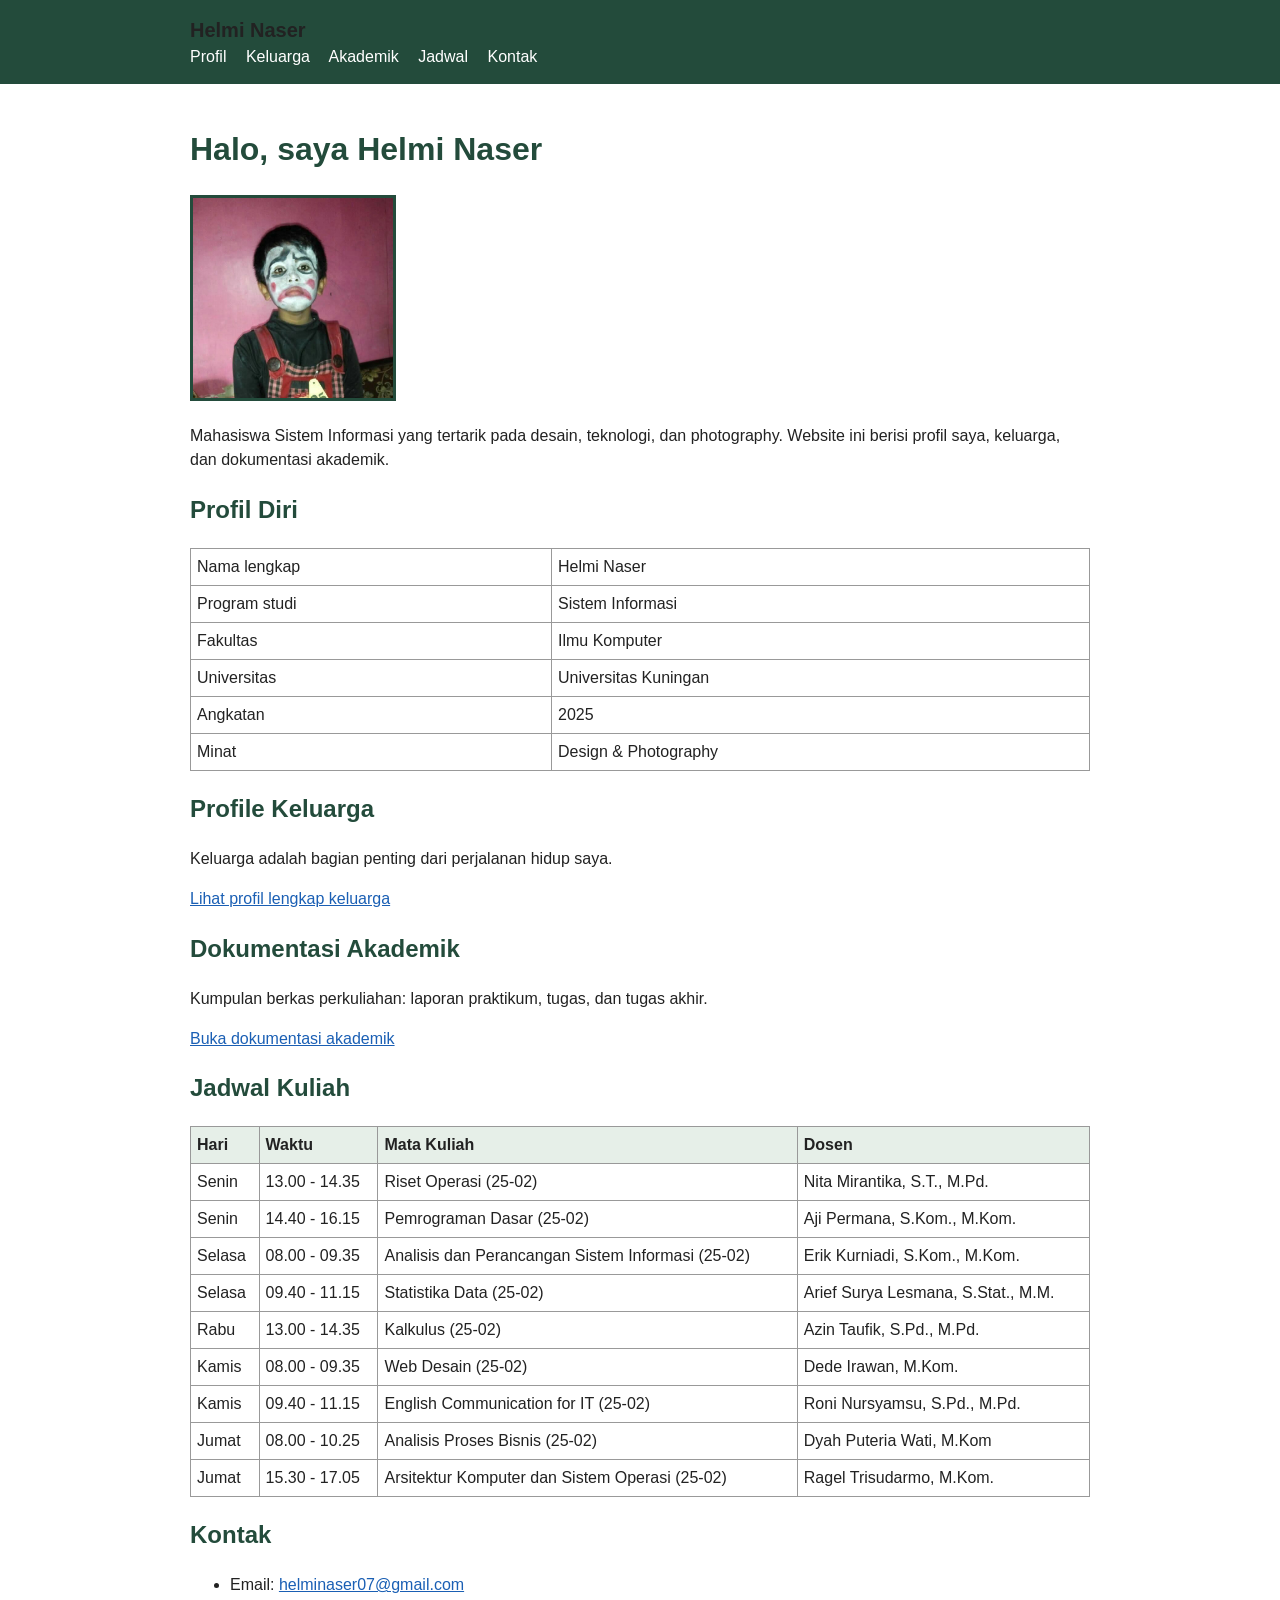
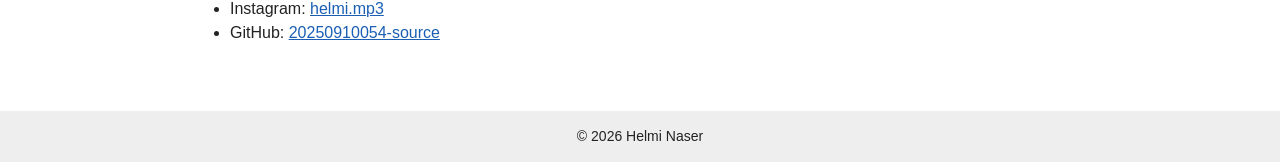
<file: index.html>
<!DOCTYPE html>
<html lang="id">
<head>
  <meta charset="UTF-8">
  <meta name="viewport" content="width=device-width, initial-scale=1.0">
  <title>Profile | Helmi Naser</title>
  <link rel="stylesheet" href="style.css">
</head>
<body>

  <header>
    <div class="wadah">
      <span class="logo">Helmi Naser</span><br>
      <a href="index.html">Profil</a>
      <a href="keluarga.html">Keluarga</a>
      <a href="akademik.html">Akademik</a>
      <a href="#jadwal">Jadwal</a>
      <a href="#kontak">Kontak</a>
    </div>
  </header>

  <div class="wadah">

    <h1>Halo, saya Helmi Naser</h1>
    <img class="foto-profil" src="asset/Helmi.jpg" alt="Foto Helmi Naser">
    <p>Mahasiswa Sistem Informasi yang tertarik pada desain, teknologi, dan photography. Website ini berisi profil saya, keluarga, dan dokumentasi akademik.</p>

    <h2>Profil Diri</h2>
    <table>
      <tr><td>Nama lengkap</td><td>Helmi Naser</td></tr>
      <tr><td>Program studi</td><td>Sistem Informasi</td></tr>
      <tr><td>Fakultas</td><td>Ilmu Komputer</td></tr>
      <tr><td>Universitas</td><td>Universitas Kuningan</td></tr>
      <tr><td>Angkatan</td><td>2025</td></tr>
      <tr><td>Minat</td><td>Design &amp; Photography</td></tr>
    </table>

    <h2>Profile Keluarga</h2>
    <p>Keluarga adalah bagian penting dari perjalanan hidup saya.</p>
    <p><a href="keluarga.html">Lihat profil lengkap keluarga</a></p>

    <h2>Dokumentasi Akademik</h2>
    <p>Kumpulan berkas perkuliahan: laporan praktikum, tugas, dan tugas akhir.</p>
    <p><a href="akademik.html">Buka dokumentasi akademik</a></p>

    <h2 id="jadwal">Jadwal Kuliah</h2>
    <div style="overflow-x: auto;">
      <table>
        <tr>
          <th>Hari</th>
          <th>Waktu</th>
          <th>Mata Kuliah</th>
          <th>Dosen</th>
        </tr>
        <tr><td>Senin</td><td>13.00 - 14.35</td><td>Riset Operasi (25-02)</td><td>Nita Mirantika, S.T., M.Pd.</td></tr>
        <tr><td>Senin</td><td>14.40 - 16.15</td><td>Pemrograman Dasar (25-02)</td><td>Aji Permana, S.Kom., M.Kom.</td></tr>
        <tr><td>Selasa</td><td>08.00 - 09.35</td><td>Analisis dan Perancangan Sistem Informasi (25-02)</td><td>Erik Kurniadi, S.Kom., M.Kom.</td></tr>
        <tr><td>Selasa</td><td>09.40 - 11.15</td><td>Statistika Data (25-02)</td><td>Arief Surya Lesmana, S.Stat., M.M.</td></tr>
        <tr><td>Rabu</td><td>13.00 - 14.35</td><td>Kalkulus (25-02)</td><td>Azin Taufik, S.Pd., M.Pd.</td></tr>
        <tr><td>Kamis</td><td>08.00 - 09.35</td><td>Web Desain (25-02)</td><td>Dede Irawan, M.Kom.</td></tr>
        <tr><td>Kamis</td><td>09.40 - 11.15</td><td>English Communication for IT (25-02)</td><td>Roni Nursyamsu, S.Pd., M.Pd.</td></tr>
        <tr><td>Jumat</td><td>08.00 - 10.25</td><td>Analisis Proses Bisnis (25-02)</td><td>Dyah Puteria Wati, M.Kom</td></tr>
        <tr><td>Jumat</td><td>15.30 - 17.05</td><td>Arsitektur Komputer dan Sistem Operasi (25-02)</td><td>Ragel Trisudarmo, M.Kom.</td></tr>
      </table>
    </div>

    <h2 id="kontak">Kontak</h2>
    <ul>
      <li>Email: <a href="mailto:helminaser07@gmail.com">helminaser07@gmail.com</a></li>
      <li>Instagram: <a href="https://www.instagram.com/helmi.mp3" target="_blank">helmi.mp3</a></li>
      <li>GitHub: <a href="https://github.com/20250910054-source" target="_blank">20250910054-source</a></li>
    </ul>

  </div>

  <footer>
    &copy; 2026 Helmi Naser
  </footer>

</body>
</html>
</file>
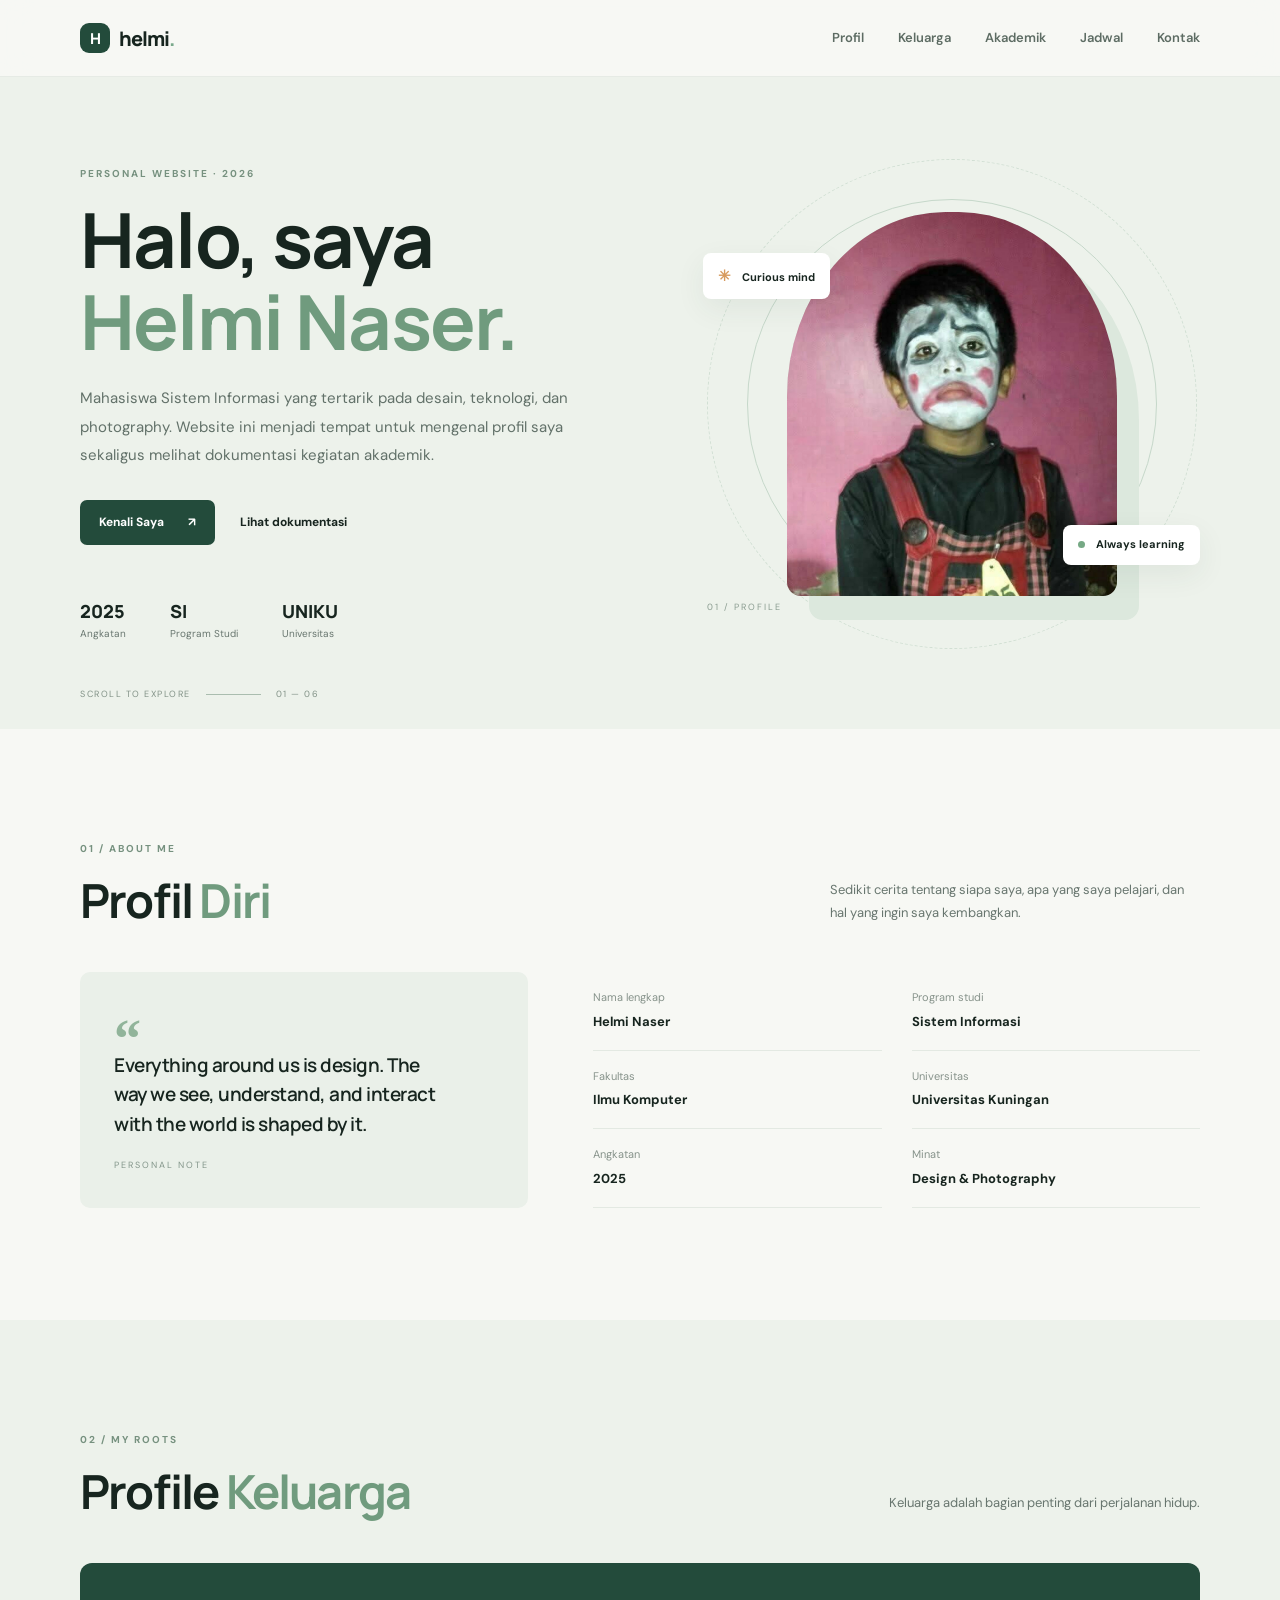
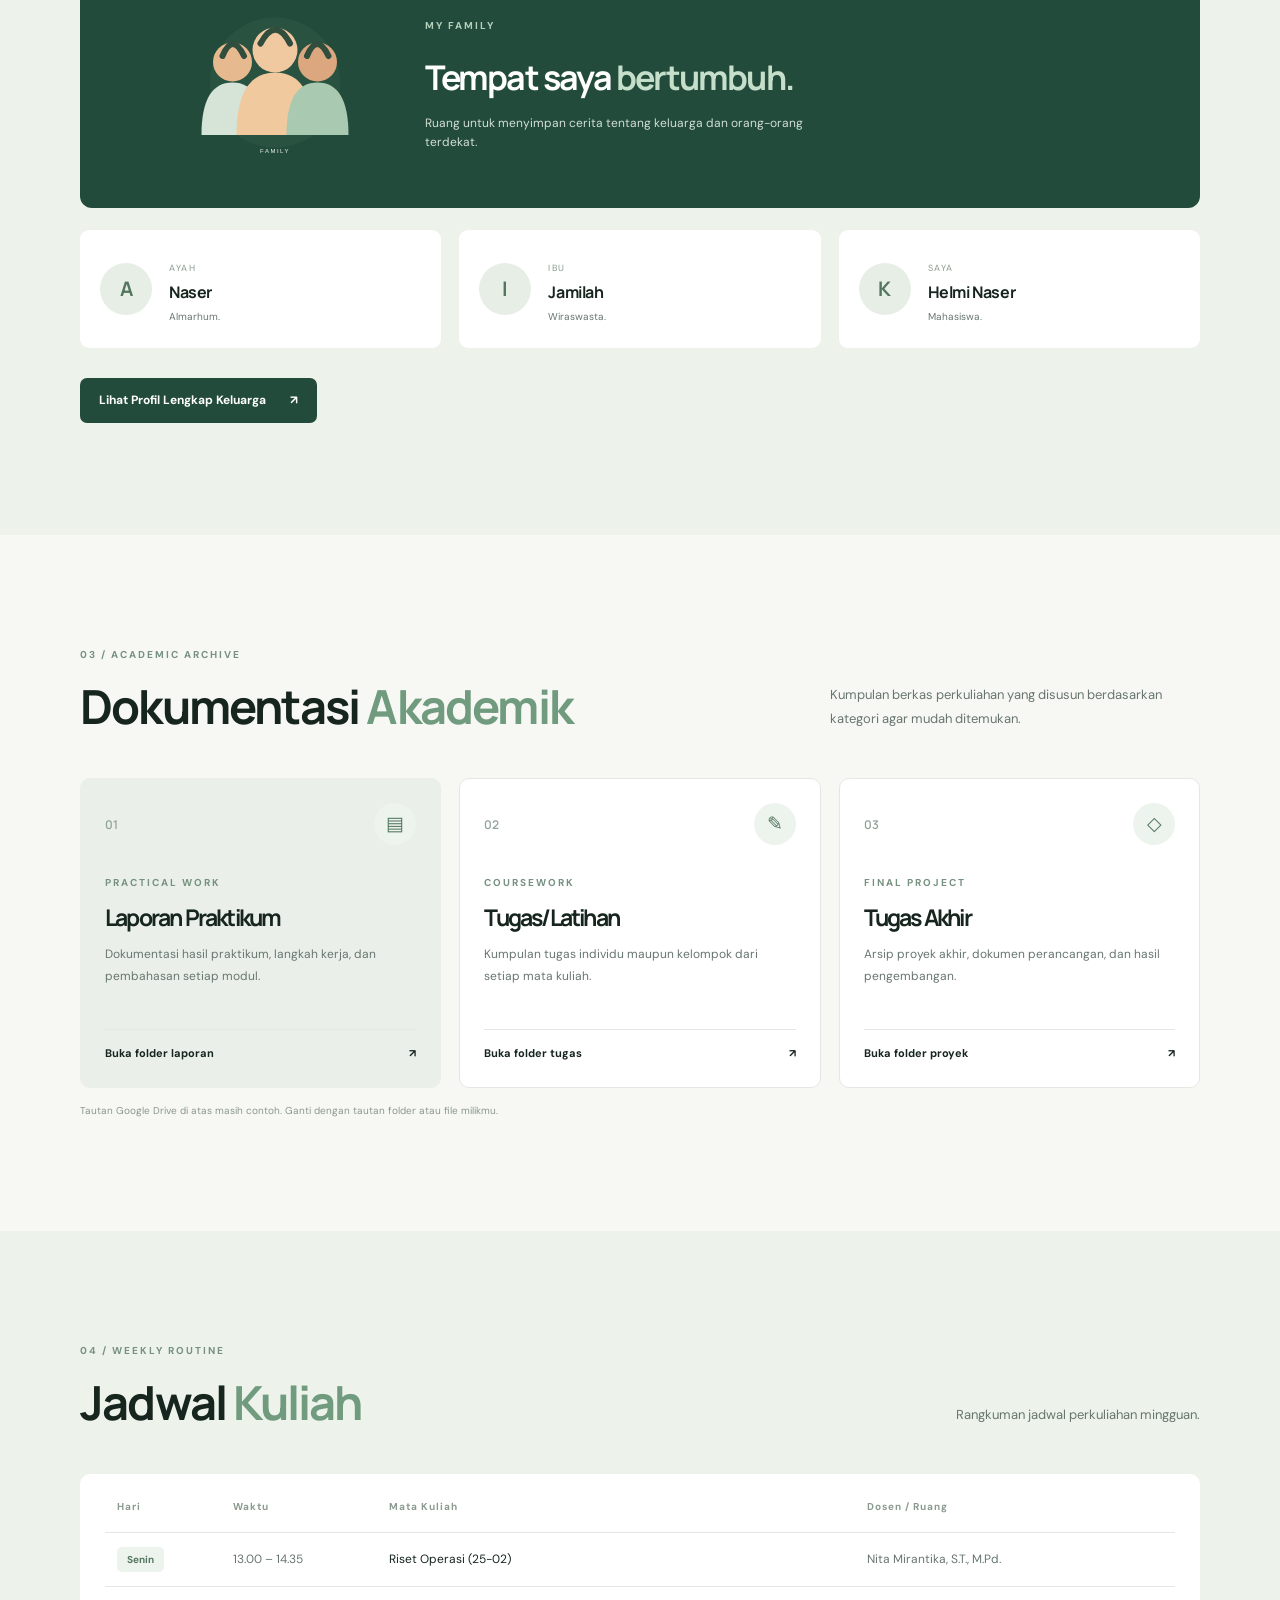
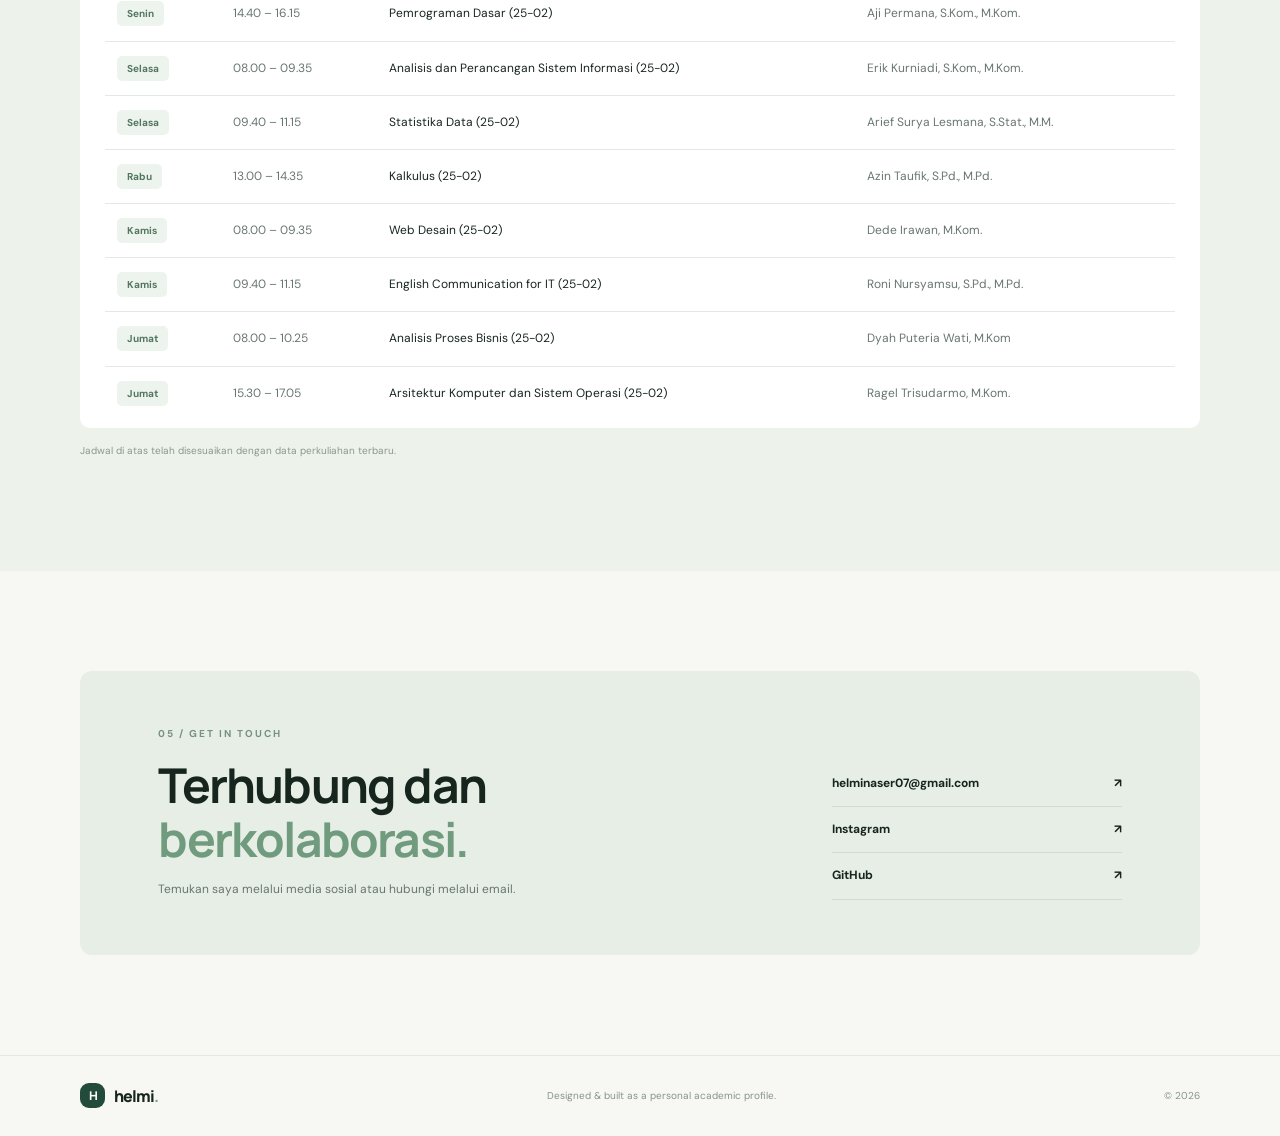
<file: biodata_profile_helmi/biodata_profile/index.html>
<!DOCTYPE html>
<html lang="id">
<head>
  <meta charset="UTF-8">
  <meta name="viewport" content="width=device-width, initial-scale=1.0">
  <meta name="description" content="Website biodata dan dokumentasi akademik Helmi Naser.">
  <title>Profile | Helmi Naser</title>
  <link rel="stylesheet" href="style.css">
</head>
<body>
  <header class="site-header">
    <nav class="navbar container">
      <a class="brand" href="#beranda"><span class="brand-mark">H</span> helmi<span class="brand-dot">.</span></a>
      <button class="menu-toggle" aria-label="Buka navigasi" aria-expanded="false">☰</button>
      <div class="nav-links" id="navLinks">
        <a href="#profil">Profil</a>
        <a href="#keluarga">Keluarga</a>
        <a href="#akademik">Akademik</a>
        <a href="#jadwal">Jadwal</a>
        <a href="#kontak">Kontak</a>
      </div>
    </nav>
  </header>

  <main>
    <section class="hero" id="beranda">
      <div class="container hero-grid">
        <div class="hero-copy">
          <p class="eyebrow">PERSONAL WEBSITE · 2026</p>
          <h1>Halo, saya<br><span>Helmi Naser.</span></h1>
          <p class="hero-description">Mahasiswa Sistem Informasi yang tertarik pada desain, teknologi, dan photography. Website ini menjadi tempat untuk mengenal profil saya sekaligus melihat dokumentasi kegiatan akademik.</p>
          <div class="hero-actions">
            <a class="button button-primary" href="#profil">Kenali Saya <span>↗</span></a>
            <a class="text-link" href="#akademik">Lihat dokumentasi</a>
          </div>
          <div class="hero-meta">
            <div><strong>2025</strong><span>Angkatan</span></div>
            <div><strong>SI</strong><span>Program Studi</span></div>
            <div><strong>UNIKU</strong><span>Universitas</span></div>
          </div>
        </div>
        <div class="hero-visual">
          <div class="visual-orbit orbit-one"></div>
          <div class="visual-orbit orbit-two"></div>
          <div class="profile-frame">
            <img src="asset/Helmi.jpg" alt="Ilustrasi foto profil">
          </div>
          <div class="floating-note note-top"><span class="note-icon">✳</span> Curious mind</div>
          <div class="floating-note note-bottom"><span class="status-dot"></span> Always learning</div>
          <span class="visual-index">01 / PROFILE</span>
        </div>
      </div>
      <div class="hero-bottom container"><span>SCROLL TO EXPLORE</span><span class="scroll-line"></span><span>01 — 06</span></div>
    </section>

    <section class="section container" id="profil">
      <div class="section-heading">
        <div><p class="eyebrow">01 / ABOUT ME</p><h2>Profil <span>Diri</span></h2></div>
        <p class="section-intro">Sedikit cerita tentang siapa saya, apa yang saya pelajari, dan hal yang ingin saya kembangkan.</p>
      </div>
      <div class="profile-content">
        <div class="profile-quote">
          <span class="quote-mark">“</span>
          <p>Everything around us is design. The way we see, understand, and interact with the world is shaped by it.</p>
          <span class="quote-credit">PERSONAL NOTE</span>
        </div>
        <div class="biodata-grid">
          <div class="bio-item"><span>Nama lengkap</span><strong>Helmi Naser</strong></div>
          <div class="bio-item"><span>Program studi</span><strong>Sistem Informasi</strong></div>
          <div class="bio-item"><span>Fakultas</span><strong>Ilmu Komputer</strong></div>
          <div class="bio-item"><span>Universitas</span><strong>Universitas Kuningan</strong></div>
          <div class="bio-item"><span>Angkatan</span><strong>2025</strong></div>
          <div class="bio-item"><span>Minat</span><strong>Design & Photography </strong></div>
        </div>
      </div>
    </section>

   <section class="section family-section" id="keluarga">
  <div class="container">
    <div class="section-heading">
      <div>
        <p class="eyebrow">02 / MY ROOTS</p>
        <h2>Profile <span>Keluarga</span></h2>
      </div>
      <p class="section-intro">
        Keluarga adalah bagian penting dari perjalanan hidup.
      </p>
    </div>

    <div class="family-banner">
      <img src="asset/family-placeholder.svg" alt="Ilustrasi keluarga">
      <div>
        <p class="eyebrow">MY FAMILY</p>
        <h3>Tempat saya <em>bertumbuh.</em></h3>
        <p>
          Ruang untuk menyimpan cerita tentang keluarga
          dan orang-orang terdekat.
        </p>
      </div>
    </div>

    <div class="family-grid">
      <article class="family-card">
        <div class="family-avatar">A</div>
        <div>
          <span>AYAH</span>
          <h3>Naser</h3>
          <p>Almarhum.</p>
        </div>
      </article>

      <article class="family-card">
        <div class="family-avatar">I</div>
        <div>
          <span>IBU</span>
          <h3>Jamilah</h3>
          <p>Wiraswasta.</p>
        </div>
      </article>

      <article class="family-card">
        <div class="family-avatar">K</div>
        <div>
          <span>SAYA</span>
          <h3>Helmi Naser</h3>
          <p>Mahasiswa.</p>
        </div>
      </article>
    </div>

    <div style="margin-top: 30px;">
      <a class="button button-primary" href="Keluarga.html">
        Lihat Profil Lengkap Keluarga <span>↗</span>
      </a>
    </div>
  </div>

</section>
    <section class="section container" id="akademik">
      <div class="section-heading">
        <div><p class="eyebrow">03 / ACADEMIC ARCHIVE</p><h2>Dokumentasi <span>Akademik</span></h2></div>
        <p class="section-intro">Kumpulan berkas perkuliahan yang disusun berdasarkan kategori agar mudah ditemukan.</p>
      </div>
      <div class="archive-grid">
        <article class="archive-card archive-feature">
          <div class="archive-top"><span class="archive-number">01</span><span class="archive-icon">▤</span></div>
          <div><p class="eyebrow">PRACTICAL WORK</p><h3>Laporan Praktikum</h3><p>Dokumentasi hasil praktikum, langkah kerja, dan pembahasan setiap modul.</p></div>
          <a href="https://drive.google.com/" target="_blank" rel="noopener">Buka folder laporan <span>↗</span></a>
        </article>
        <article class="archive-card">
          <div class="archive-top"><span class="archive-number">02</span><span class="archive-icon">✎</span></div>
          <div><p class="eyebrow">COURSEWORK</p><h3>Tugas/Latihan</h3><p>Kumpulan tugas individu maupun kelompok dari setiap mata kuliah.</p></div>
          <a href="https://drive.google.com/" target="_blank" rel="noopener">Buka folder tugas <span>↗</span></a>
        </article>
        <article class="archive-card">
          <div class="archive-top"><span class="archive-number">03</span><span class="archive-icon">◇</span></div>
          <div><p class="eyebrow">FINAL PROJECT</p><h3>Tugas Akhir</h3><p>Arsip proyek akhir, dokumen perancangan, dan hasil pengembangan.</p></div>
          <a href="https://drive.google.com/" target="_blank" rel="noopener">Buka folder proyek <span>↗</span></a>
        </article>
      </div>
      <p class="edit-hint">Tautan Google Drive di atas masih contoh. Ganti dengan tautan folder atau file milikmu.</p>
    </section>

   <section class="section schedule-section" id="jadwal">
      <div class="container">
        <div class="section-heading">
          <div><p class="eyebrow">04 / WEEKLY ROUTINE</p><h2>Jadwal <span>Kuliah</span></h2></div>
          <p class="section-intro">Rangkuman jadwal perkuliahan mingguan.</p>
        </div>
        <div class="schedule-wrap">
          <table class="schedule-table">
            <thead><tr><th>Hari</th><th>Waktu</th><th>Mata Kuliah</th><th>Dosen / Ruang</th></tr></thead>
            <tbody>
              <tr>
                <td><span class="day-pill">Senin</span></td>
                <td>13.00 – 14.35</td>
                <td>Riset Operasi (25-02)</td>
                <td>Nita Mirantika, S.T., M.Pd.</td>
              </tr>
              <tr>
                <td><span class="day-pill">Senin</span></td>
                <td>14.40 – 16.15</td>
                <td>Pemrograman Dasar (25-02)</td>
                <td>Aji Permana, S.Kom., M.Kom.</td>
              </tr>
              <tr>
                <td><span class="day-pill">Selasa</span></td>
                <td>08.00 – 09.35</td>
                <td>Analisis dan Perancangan Sistem Informasi (25-02)</td>
                <td>Erik Kurniadi, S.Kom., M.Kom.</td>
              </tr>
              <tr>
                <td><span class="day-pill">Selasa</span></td>
                <td>09.40 – 11.15</td>
                <td>Statistika Data (25-02)</td>
                <td>Arief Surya Lesmana, S.Stat., M.M.</td>
              </tr>
              <tr>
                <td><span class="day-pill">Rabu</span></td>
                <td>13.00 – 14.35</td>
                <td>Kalkulus (25-02)</td>
                <td>Azin Taufik, S.Pd., M.Pd.</td>
              </tr>
              <tr>
                <td><span class="day-pill">Kamis</span></td>
                <td>08.00 – 09.35</td>
                <td>Web Desain (25-02)</td>
                <td>Dede Irawan, M.Kom.</td>
              </tr>
              <tr>
                <td><span class="day-pill">Kamis</span></td>
                <td>09.40 – 11.15</td>
                <td>English Communication for IT (25-02)</td>
                <td>Roni Nursyamsu, S.Pd., M.Pd.</td>
              </tr>
              <tr>
                <td><span class="day-pill">Jumat</span></td>
                <td>08.00 – 10.25</td>
                <td>Analisis Proses Bisnis (25-02)</td>
                <td>Dyah Puteria Wati, M.Kom</td>
              </tr>
              <tr>
                <td><span class="day-pill">Jumat</span></td>
                <td>15.30 – 17.05</td>
                <td>Arsitektur Komputer dan Sistem Operasi (25-02)</td>
                <td>Ragel Trisudarmo, M.Kom.</td>
              </tr>
            </tbody>
          </table>
        </div>
        <p class="edit-hint">Jadwal di atas telah disesuaikan dengan data perkuliahan terbaru.</p>
      </div>
    </section>

    <section class="section container contact-section" id="kontak">
      <div class="contact-card">
        <div><p class="eyebrow">05 / GET IN TOUCH</p><h2>Terhubung dan<br><span>berkolaborasi.</span></h2><p>Temukan saya melalui media sosial atau hubungi melalui email.</p></div>
        <div class="contact-links">
          <a href="helminaser07@gmail.com">helminaser07@gmail.com <span>↗</span></a>
          <a href="https://www.instagram.com/helmi.mp3" target="_blank" rel="noopener">Instagram <span>↗</span></a>
          <a href="https://github.com/20250910054-source" target="_blank" rel="noopener">GitHub <span>↗</span></a>
        </div>
      </div>
    </section>
  </main>

  <footer class="footer">
    <div class="container footer-inner"><a class="brand" href="#beranda"><span class="brand-mark">H</span> helmi<span class="brand-dot">.</span></a><span>Designed & built as a personal academic profile.</span><span>© 2026</span></div>
  </footer>
  <script>
    const toggle = document.querySelector('.menu-toggle');
    const nav = document.querySelector('.nav-links');
    toggle.addEventListener('click', () => {
      const open = nav.classList.toggle('is-open');
      toggle.setAttribute('aria-expanded', open);
    });
    nav.querySelectorAll('a').forEach(link => link.addEventListener('click', () => {
      nav.classList.remove('is-open');
      toggle.setAttribute('aria-expanded', 'false');
    }));
  </script>
</body>
</html>
</file>
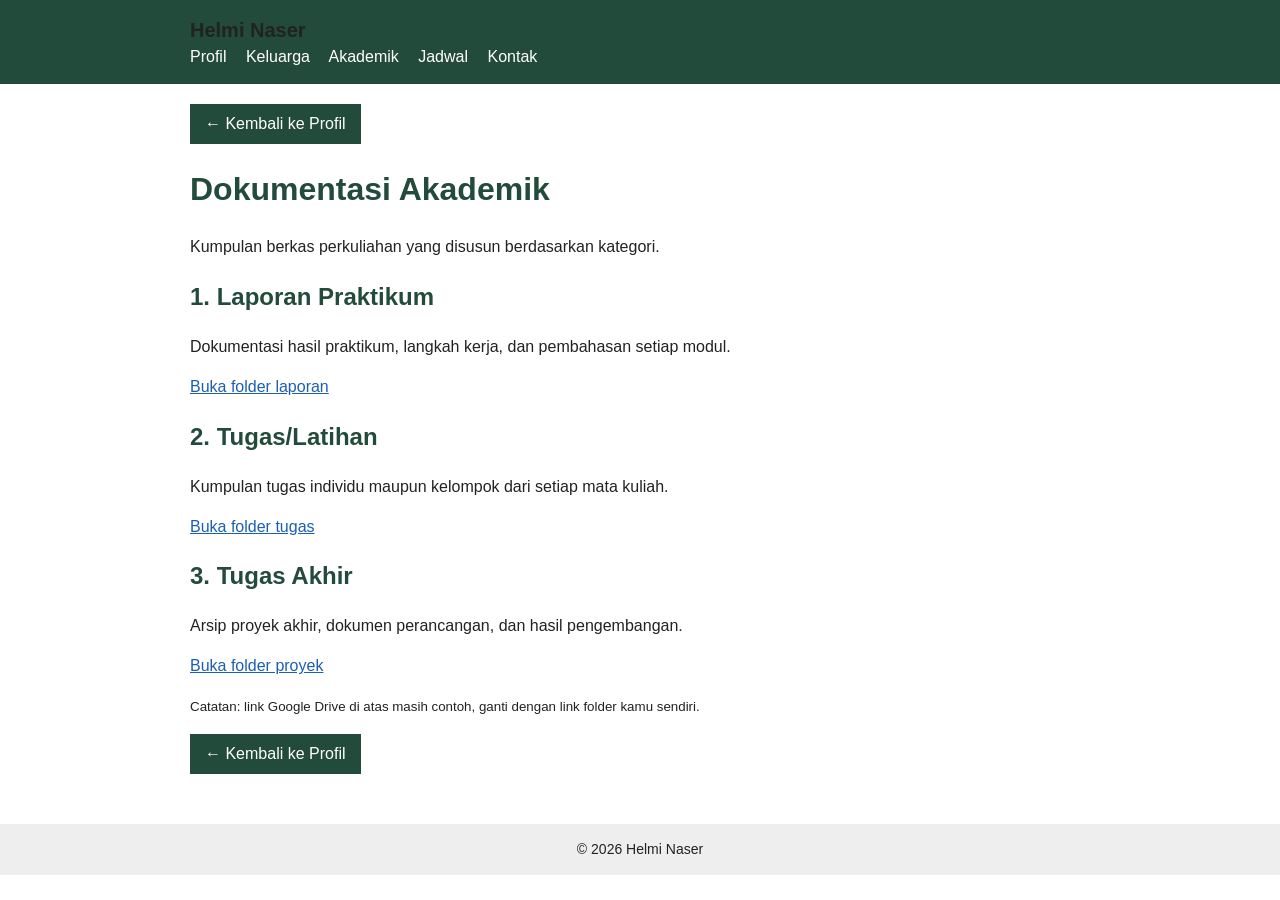
<file: akademik.html>
<!DOCTYPE html>
<html lang="id">
<head>
  <meta charset="UTF-8">
  <meta name="viewport" content="width=device-width, initial-scale=1.0">
  <title>Dokumentasi Akademik</title>
  <link rel="stylesheet" href="style.css">
</head>
<body>

  <header>
    <div class="wadah">
      <span class="logo">Helmi Naser</span><br>
      <a href="index.html">Profil</a>
      <a href="keluarga.html">Keluarga</a>
      <a href="akademik.html">Akademik</a>
      <a href="index.html#jadwal">Jadwal</a>
      <a href="index.html#kontak">Kontak</a>
    </div>
  </header>

  <div class="wadah">

    <a class="kembali" href="index.html">&larr; Kembali ke Profil</a>

    <h1>Dokumentasi Akademik</h1>
    <p>Kumpulan berkas perkuliahan yang disusun berdasarkan kategori.</p>

    <h2>1. Laporan Praktikum</h2>
    <p>Dokumentasi hasil praktikum, langkah kerja, dan pembahasan setiap modul.</p>
    <p><a href="https://drive.google.com/" target="_blank">Buka folder laporan</a></p>

    <h2>2. Tugas/Latihan</h2>
    <p>Kumpulan tugas individu maupun kelompok dari setiap mata kuliah.</p>
    <p><a href="https://drive.google.com/" target="_blank">Buka folder tugas</a></p>

    <h2>3. Tugas Akhir</h2>
    <p>Arsip proyek akhir, dokumen perancangan, dan hasil pengembangan.</p>
    <p><a href="https://drive.google.com/" target="_blank">Buka folder proyek</a></p>

    <p><small>Catatan: link Google Drive di atas masih contoh, ganti dengan link folder kamu sendiri.</small></p>

    <a class="kembali" href="index.html">&larr; Kembali ke Profil</a>

  </div>

  <footer>
    &copy; 2026 Helmi Naser
  </footer>

</body>
</html>
</file>
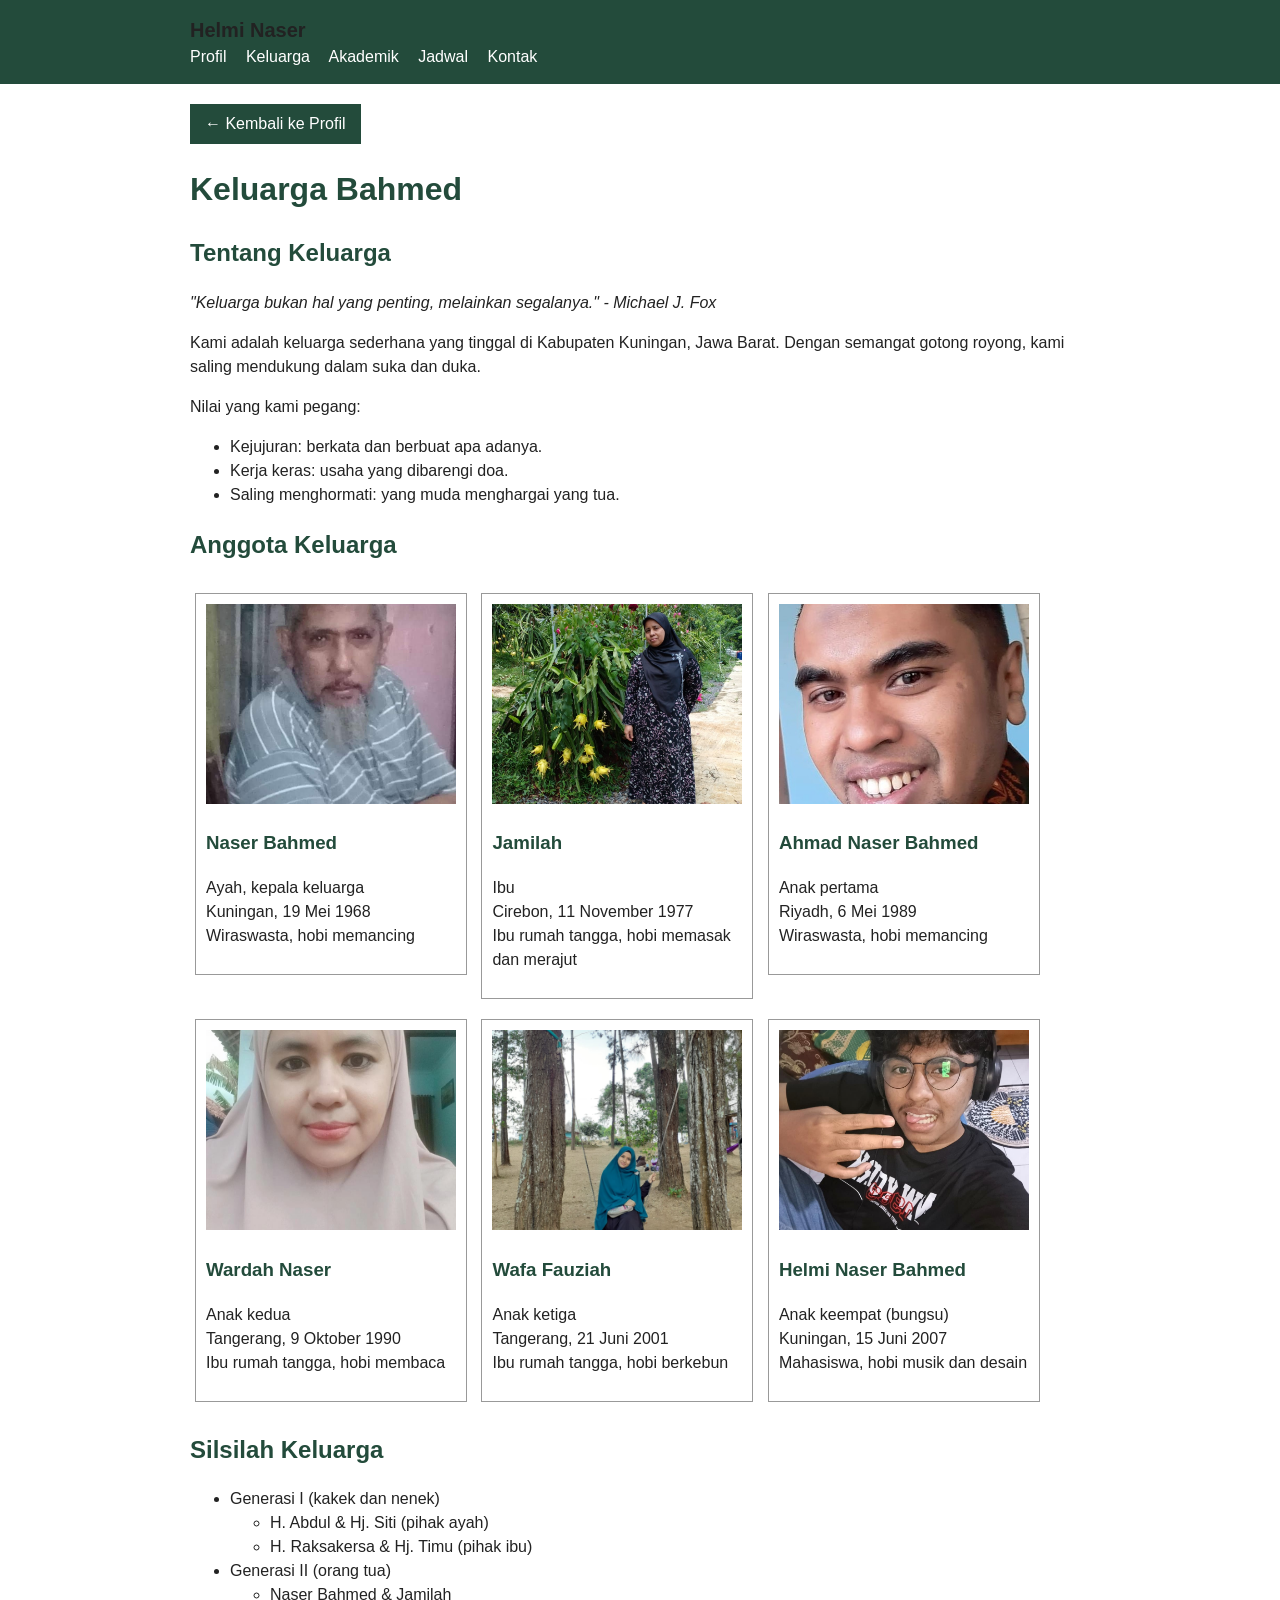
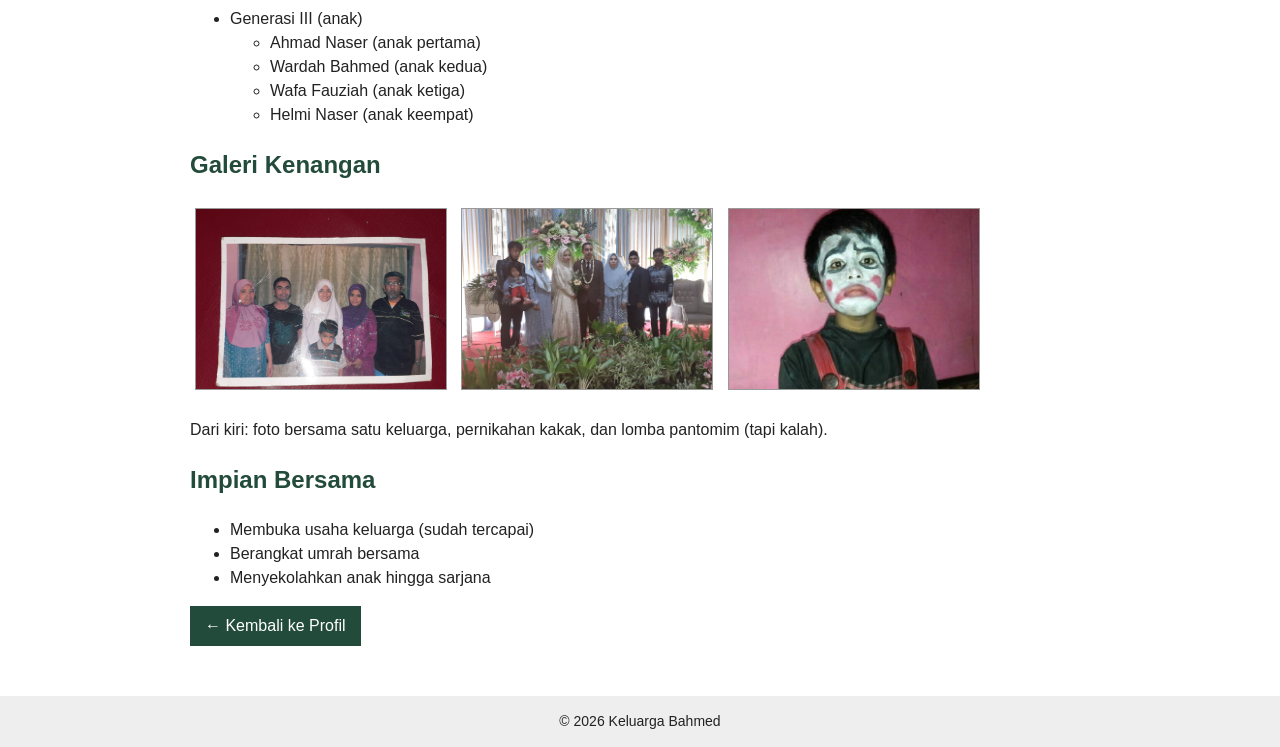
<file: keluarga.html>
<!DOCTYPE html>
<html lang="id">
<head>
  <meta charset="UTF-8">
  <meta name="viewport" content="width=device-width, initial-scale=1.0">
  <title>Keluarga Bahmed</title>
  <link rel="stylesheet" href="style.css">
</head>
<body>

  <header>
    <div class="wadah">
      <span class="logo">Helmi Naser</span><br>
      <a href="index.html">Profil</a>
      <a href="keluarga.html">Keluarga</a>
      <a href="akademik.html">Akademik</a>
      <a href="index.html#jadwal">Jadwal</a>
      <a href="index.html#kontak">Kontak</a>
    </div>
  </header>

  <div class="wadah">

    <a class="kembali" href="index.html">&larr; Kembali ke Profil</a>

    <h1>Keluarga Bahmed</h1>

    <h2>Tentang Keluarga</h2>
    <p><i>"Keluarga bukan hal yang penting, melainkan segalanya." - Michael J. Fox</i></p>
    <p>Kami adalah keluarga sederhana yang tinggal di Kabupaten Kuningan, Jawa Barat. Dengan semangat gotong royong, kami saling mendukung dalam suka dan duka.</p>
    <p>Nilai yang kami pegang:</p>
    <ul>
      <li>Kejujuran: berkata dan berbuat apa adanya.</li>
      <li>Kerja keras: usaha yang dibarengi doa.</li>
      <li>Saling menghormati: yang muda menghargai yang tua.</li>
    </ul>

    <h2>Anggota Keluarga</h2>

    <div class="kartu">
      <img src="asset/WhatsApp Image 2026-10-23 at 5.53.18 AM.jpeg" alt="Naser Bahmed">
      <h3>Naser Bahmed</h3>
      <p>Ayah, kepala keluarga<br>Kuningan, 19 Mei 1968<br>Wiraswasta, hobi memancing</p>
    </div>

    <div class="kartu">
      <img src="asset/WhatsApp Image 2026-10-23 at 6.13.51 AM.jpeg" alt="Jamilah">
      <h3>Jamilah</h3>
      <p>Ibu<br>Cirebon, 11 November 1977<br>Ibu rumah tangga, hobi memasak dan merajut</p>
    </div>

    <div class="kartu">
      <img src="asset/WhatsApp Image 2026-10-23 at 6.29.31 AM.jpegg.jpg" alt="Ahmad Naser Bahmed">
      <h3>Ahmad Naser Bahmed</h3>
      <p>Anak pertama<br>Riyadh, 6 Mei 1989<br>Wiraswasta, hobi memancing</p>
    </div>

    <div class="kartu">
      <img src="asset/WhatsApp Image 2026-10-23 at 6.12.08 AM.jpeg" alt="Wardah Naser">
      <h3>Wardah Naser</h3>
      <p>Anak kedua<br>Tangerang, 9 Oktober 1990<br>Ibu rumah tangga, hobi membaca</p>
    </div>

    <div class="kartu">
      <img src="asset/WhatsApp Image 2026-10-23 at 6.28.25 AM.jpeg" alt="Wafa Fauziah">
      <h3>Wafa Fauziah</h3>
      <p>Anak ketiga<br>Tangerang, 21 Juni 2001<br>Ibu rumah tangga, hobi berkebun</p>
    </div>

    <div class="kartu">
      <img src="asset/WhatsApp Image 2026-10-22 at 10.40.05 PM.jpeg" alt="Helmi Naser Bahmed">
      <h3>Helmi Naser Bahmed</h3>
      <p>Anak keempat (bungsu)<br>Kuningan, 15 Juni 2007<br>Mahasiswa, hobi musik dan desain</p>
    </div>

    <h2>Silsilah Keluarga</h2>
    <ul>
      <li>Generasi I (kakek dan nenek)
        <ul>
          <li>H. Abdul &amp; Hj. Siti (pihak ayah)</li>
          <li>H. Raksakersa &amp; Hj. Timu (pihak ibu)</li>
        </ul>
      </li>
      <li>Generasi II (orang tua)
        <ul>
          <li>Naser Bahmed &amp; Jamilah</li>
        </ul>
      </li>
      <li>Generasi III (anak)
        <ul>
          <li>Ahmad Naser (anak pertama)</li>
          <li>Wardah Bahmed (anak kedua)</li>
          <li>Wafa Fauziah (anak ketiga)</li>
          <li>Helmi Naser (anak keempat)</li>
        </ul>
      </li>
    </ul>

    <h2>Galeri Kenangan</h2>
    <div class="galeri">
      <img src="asset/WhatsApp Image 2026-10-22 at 10.19.05 PM.jpeg" alt="Foto keluarga Bahmed">
      <img src="asset/WhatsApp Image 2026-10-22 at 10.18.36 PM.jpeg" alt="Pernikahan kakak">
      <img src="asset/IMG_20260129_185440_843.jpg" alt="Lomba pantomim">
    </div>
    <p>Dari kiri: foto bersama satu keluarga, pernikahan kakak, dan lomba pantomim (tapi kalah).</p>

    <h2>Impian Bersama</h2>
    <ul>
      <li>Membuka usaha keluarga (sudah tercapai)</li>
      <li>Berangkat umrah bersama</li>
      <li>Menyekolahkan anak hingga sarjana</li>
    </ul>

    <a class="kembali" href="index.html">&larr; Kembali ke Profil</a>

  </div>

  <footer>
    &copy; 2026 Keluarga Bahmed
  </footer>

</body>
</html>
</file>
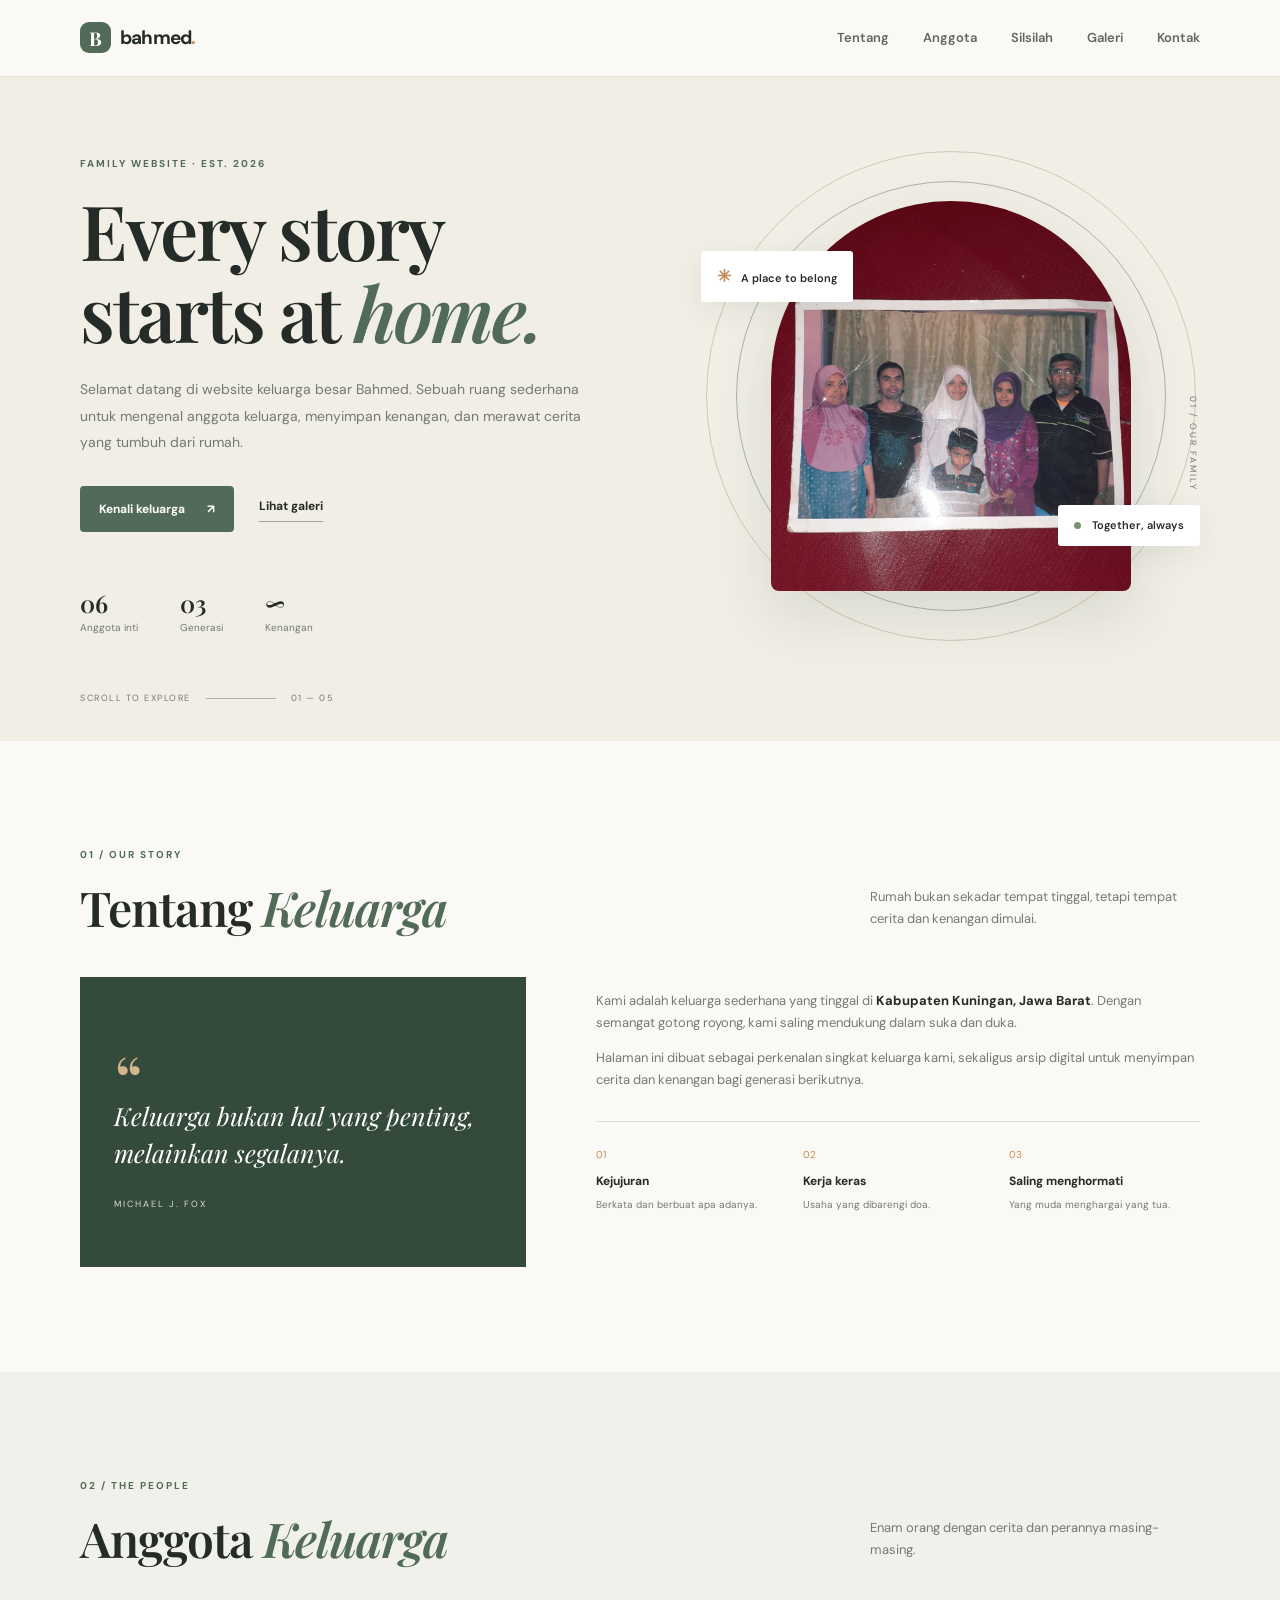
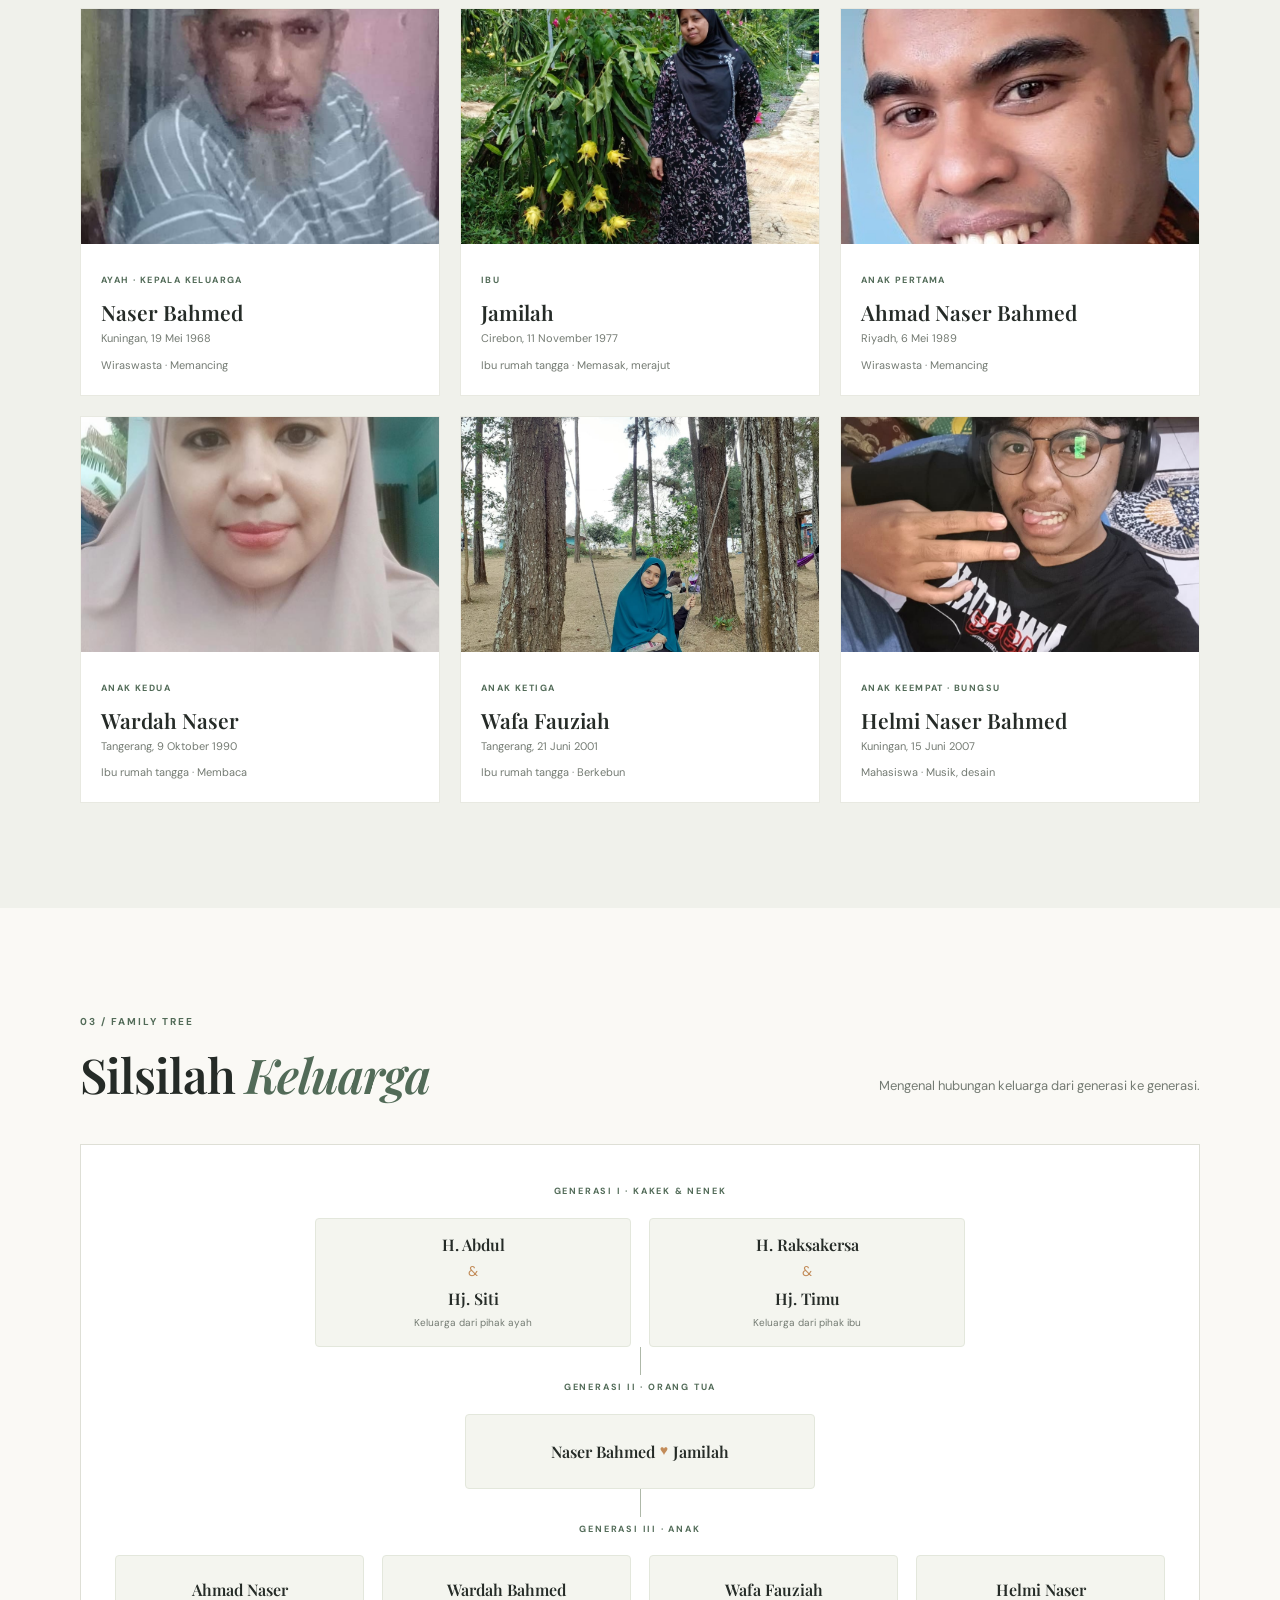
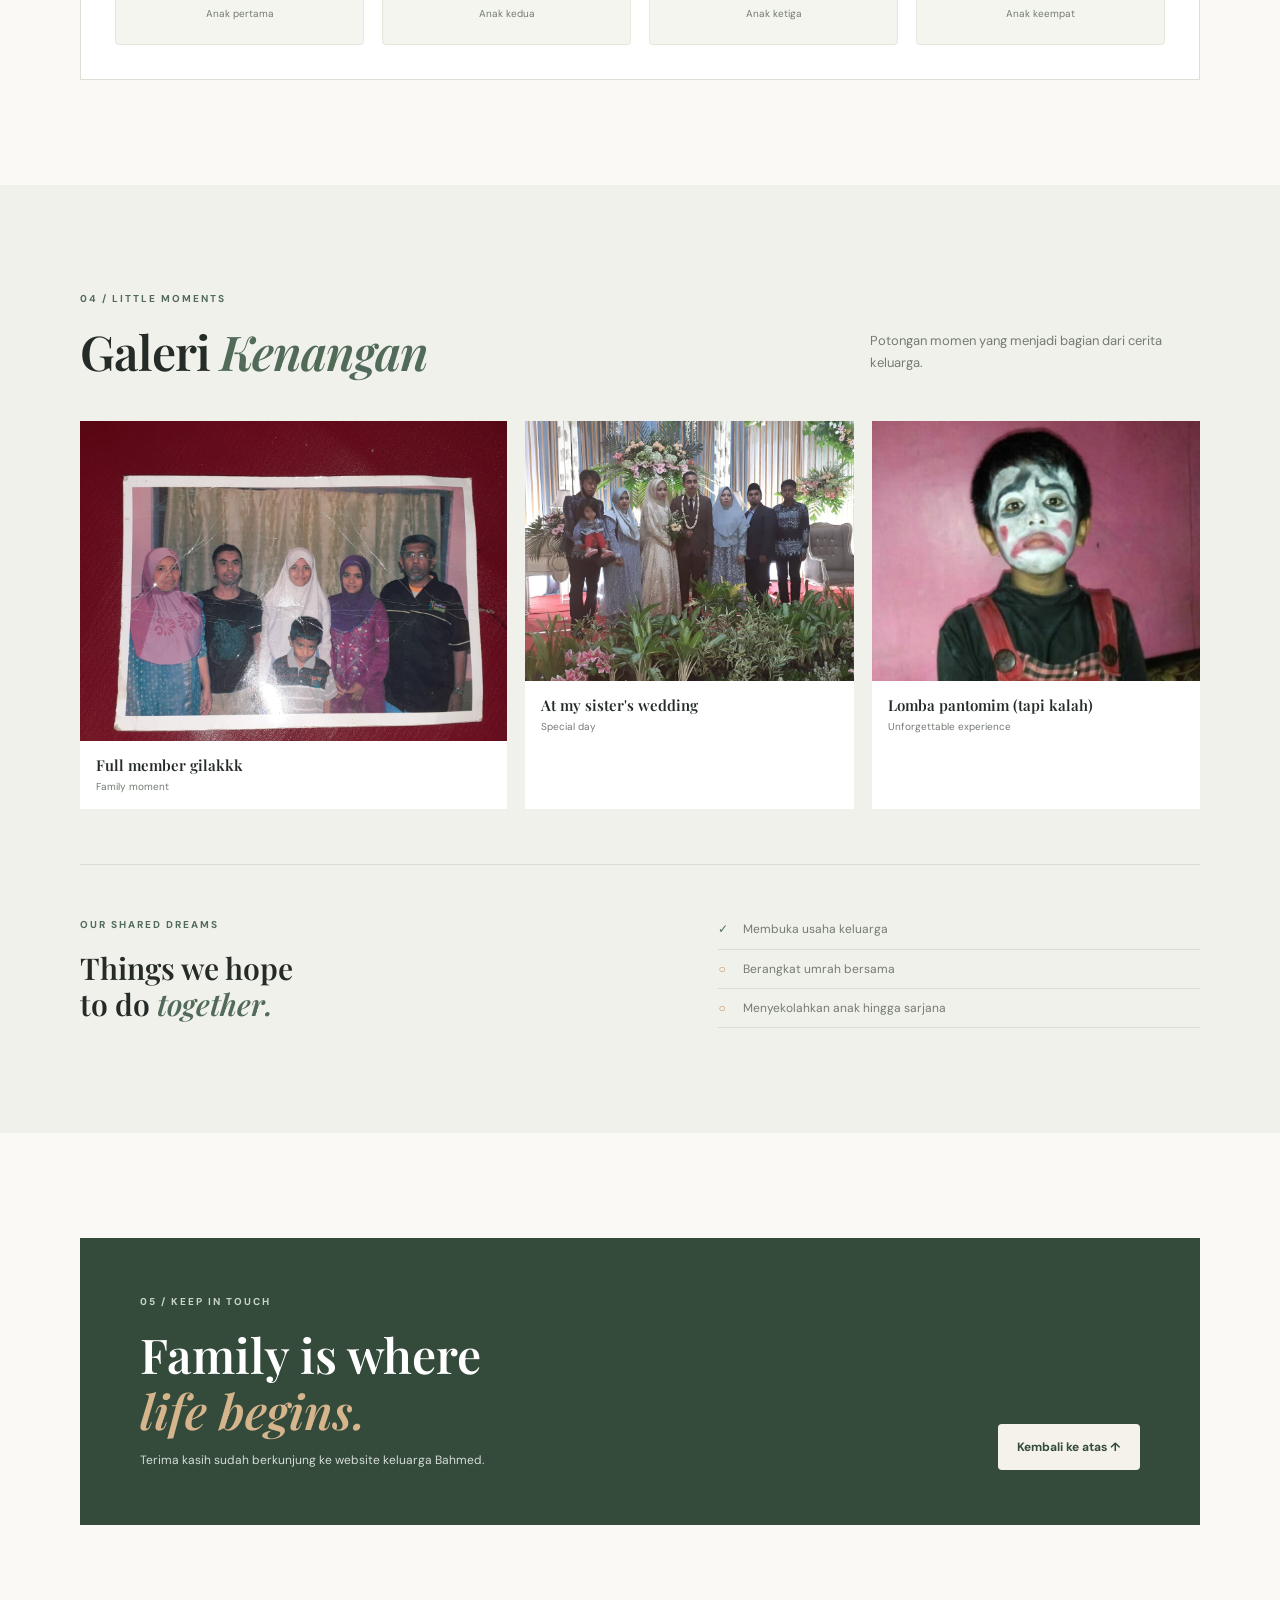
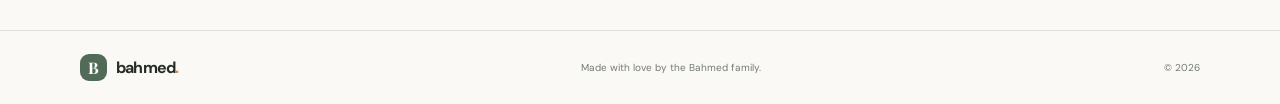
<file: biodata_profile_helmi/biodata_profile/index1.html>
<!DOCTYPE html>
<html lang="id">
<head>
  <meta charset="UTF-8">
  <meta name="viewport" content="width=device-width, initial-scale=1.0">
  <meta name="description" content="Profil dan dokumentasi keluarga besar Bahmed.">
  <title>Keluarga Bahmed | Family Profile</title>
  <link rel="stylesheet" href="stylekeluarga.css">
</head>
<body>
  <header class="site-header">
    <nav class="navbar container">
      <a class="brand" href="#beranda"><span class="brand-mark">B</span> bahmed<span class="brand-dot">.</span></a>
      <button class="menu-toggle" aria-label="Buka navigasi" aria-expanded="false">☰</button>
      <div class="nav-links" id="navLinks">
        <a href="#tentang">Tentang</a>
        <a href="#anggota">Anggota</a>
        <a href="#silsilah">Silsilah</a>
        <a href="#galeri">Galeri</a>
        <a href="#kontak">Kontak</a>
      </div>
    </nav>
  </header>

  <main>
    <section class="hero" id="beranda">
      <div class="container hero-grid">
        <div class="hero-copy">
          <p class="eyebrow">FAMILY WEBSITE · EST. 2026</p>
          <h1>Every story<br>starts at <span>home.</span></h1>
          <p class="hero-description">Selamat datang di website keluarga besar Bahmed. Sebuah ruang sederhana untuk mengenal anggota keluarga, menyimpan kenangan, dan merawat cerita yang tumbuh dari rumah.</p>
          <div class="hero-actions">
            <a class="button button-primary" href="#anggota">Kenali keluarga <span>↗</span></a>
            <a class="text-link" href="#galeri">Lihat galeri</a>
          </div>
          <div class="hero-meta">
            <div><strong>06</strong><span>Anggota inti</span></div>
            <div><strong>03</strong><span>Generasi</span></div>
            <div><strong>∞</strong><span>Kenangan</span></div>
          </div>
        </div>
        <div class="hero-visual">
          <div class="visual-orbit orbit-one"></div>
          <div class="visual-orbit orbit-two"></div>
          <div class="hero-photo">
            <img src="asset/WhatsApp Image 2026-10-22 at 10.19.05 PM.jpeg" alt="Foto keluarga Bahmed">
          </div>
          <div class="floating-note note-top"><span>✳</span> A place to belong</div>
          <div class="floating-note note-bottom"><span class="status-dot"></span> Together, always</div>
          <span class="visual-index">01 / OUR FAMILY</span>
        </div>
      </div>
      <div class="hero-bottom container"><span>SCROLL TO EXPLORE</span><span class="scroll-line"></span><span>01 — 05</span></div>
    </section>

    <section class="section container" id="tentang">
      <div class="section-heading">
        <div><p class="eyebrow">01 / OUR STORY</p><h2>Tentang <span>Keluarga</span></h2></div>
        <p class="section-intro">Rumah bukan sekadar tempat tinggal, tetapi tempat cerita dan kenangan dimulai.</p>
      </div>
      <div class="about-grid">
        <div class="profile-quote">
          <span class="quote-mark">“</span>
          <p>Keluarga bukan hal yang penting, melainkan segalanya.</p>
          <span class="quote-credit">MICHAEL J. FOX</span>
        </div>
        <div class="about-copy">
          <p>Kami adalah keluarga sederhana yang tinggal di <strong>Kabupaten Kuningan, Jawa Barat</strong>. Dengan semangat gotong royong, kami saling mendukung dalam suka dan duka.</p>
          <p>Halaman ini dibuat sebagai perkenalan singkat keluarga kami, sekaligus arsip digital untuk menyimpan cerita dan kenangan bagi generasi berikutnya.</p>
          <div class="values">
            <div><span>01</span><strong>Kejujuran</strong><small>Berkata dan berbuat apa adanya.</small></div>
            <div><span>02</span><strong>Kerja keras</strong><small>Usaha yang dibarengi doa.</small></div>
            <div><span>03</span><strong>Saling menghormati</strong><small>Yang muda menghargai yang tua.</small></div>
          </div>
        </div>
      </div>
    </section>

    <section class="section family-section" id="anggota">
      <div class="container">
        <div class="section-heading">
          <div><p class="eyebrow">02 / THE PEOPLE</p><h2>Anggota <span>Keluarga</span></h2></div>
          <p class="section-intro">Enam orang dengan cerita dan perannya masing-masing.</p>
        </div>
        <div class="member-grid">
          <article class="member-card">
            <img src="asset/WhatsApp Image 2026-10-23 at 5.53.18 AM.jpeg" alt="Naser Bahmed">
            <div class="member-info"><span>AYAH · KEPALA KELUARGA</span><h3>Naser Bahmed</h3><p>Kuningan, 19 Mei 1968</p><small>Wiraswasta · Memancing</small></div>
          </article>
          <article class="member-card">
            <img src="asset/WhatsApp Image 2026-10-23 at 6.13.51 AM.jpeg" alt="Jamilah">
            <div class="member-info"><span>IBU</span><h3>Jamilah</h3><p>Cirebon, 11 November 1977</p><small>Ibu rumah tangga · Memasak, merajut</small></div>
          </article>
          <article class="member-card">
            <img src="asset/WhatsApp Image 2026-10-23 at 6.29.31 AM.jpegg.jpg" alt="Ahmad Naser Bahmed">
            <div class="member-info"><span>ANAK PERTAMA</span><h3>Ahmad Naser Bahmed</h3><p>Riyadh, 6 Mei 1989</p><small>Wiraswasta · Memancing</small></div>
          </article>
          <article class="member-card">
            <img src="asset/WhatsApp Image 2026-10-23 at 6.12.08 AM.jpeg" alt="Wardah Naser">
            <div class="member-info"><span>ANAK KEDUA</span><h3>Wardah Naser</h3><p>Tangerang, 9 Oktober 1990</p><small>Ibu rumah tangga · Membaca</small></div>
          </article>
          <article class="member-card">
            <img src="asset/WhatsApp Image 2026-10-23 at 6.28.25 AM.jpeg" alt="Wafa Fauziah">
            <div class="member-info"><span>ANAK KETIGA</span><h3>Wafa Fauziah</h3><p>Tangerang, 21 Juni 2001</p><small>Ibu rumah tangga · Berkebun</small></div>
          </article>
          <article class="member-card">
            <img src="asset/WhatsApp Image 2026-10-22 at 10.40.05 PM.jpeg" alt="Helmi Naser Bahmed">
            <div class="member-info"><span>ANAK KEEMPAT · BUNGSU</span><h3>Helmi Naser Bahmed</h3><p>Kuningan, 15 Juni 2007</p><small>Mahasiswa · Musik, desain</small></div>
          </article>
        </div>
      </div>
    </section>

    <section class="section container" id="silsilah">
      <div class="section-heading">
        <div><p class="eyebrow">03 / FAMILY TREE</p><h2>Silsilah <span>Keluarga</span></h2></div>
        <p class="section-intro">Mengenal hubungan keluarga dari generasi ke generasi.</p>
      </div>
      <div class="tree">
        <div class="generation-label">GENERASI I · KAKEK & NENEK</div>
        <div class="tree-grid grandparents">
          <div class="tree-card"><strong>H. Abdul</strong><span>&</span><strong>Hj. Siti</strong><small>Keluarga dari pihak ayah</small></div>
          <div class="tree-card"><strong>H. Raksakersa</strong><span>&</span><strong>Hj. Timu</strong><small>Keluarga dari pihak ibu</small></div>
        </div>
        <div class="tree-connector"></div>
        <div class="generation-label">GENERASI II · ORANG TUA</div>
        <div class="tree-card parents"><strong>Naser Bahmed</strong><span>♥</span><strong>Jamilah</strong></div>
        <div class="tree-connector"></div>
        <div class="generation-label">GENERASI III · ANAK</div>
        <div class="tree-grid children">
          <div class="tree-card"><strong>Ahmad Naser</strong><small>Anak pertama</small></div>
          <div class="tree-card"><strong>Wardah Bahmed</strong><small>Anak kedua</small></div>
          <div class="tree-card"><strong>Wafa Fauziah</strong><small>Anak ketiga</small></div>
          <div class="tree-card"><strong>Helmi Naser</strong><small>Anak keempat</small></div>
        </div>
      </div>
    </section>

    <section class="section gallery-section" id="galeri">
      <div class="container">
        <div class="section-heading">
          <div><p class="eyebrow">04 / LITTLE MOMENTS</p><h2>Galeri <span>Kenangan</span></h2></div>
          <p class="section-intro">Potongan momen yang menjadi bagian dari cerita keluarga.</p>
        </div>
        <div class="gallery-grid">
          <figure class="gallery-item gallery-large"><img src="asset/WhatsApp Image 2026-10-22 at 10.19.05 PM.jpeg" alt="Foto keluarga Bahmed"><figcaption><strong>Full member gilakkk</strong><span>Family moment</span></figcaption></figure>
          <figure class="gallery-item"><img src="asset/WhatsApp Image 2026-10-22 at 10.18.36 PM.jpeg" alt="Pernikahan kakak"><figcaption><strong>At my sister's wedding</strong><span>Special day</span></figcaption></figure>
          <figure class="gallery-item"><img src="asset/IMG_20260129_185440_843.jpg" alt="Lomba pantomim"><figcaption><strong>Lomba pantomim (tapi kalah)</strong><span>Unforgettable experience</span></figcaption></figure>
        </div>
        <div class="dreams">
          <div><p class="eyebrow">OUR SHARED DREAMS</p><h3>Things we hope<br>to do <em>together.</em></h3></div>
          <ul>
            <li class="done">Membuka usaha keluarga</li>
            <li>Berangkat umrah bersama</li>
            <li>Menyekolahkan anak hingga sarjana</li>
          </ul>
        </div>
      </div>
    </section>

    <section class="section container" id="kontak">
      <div class="contact-card">
        <div><p class="eyebrow">05 / KEEP IN TOUCH</p><h2>Family is where<br><span>life begins.</span></h2><p>Terima kasih sudah berkunjung ke website keluarga Bahmed.</p></div>
        <a class="button button-light" href="#beranda">Kembali ke atas ↑</a>
      </div>
    </section>
  </main>

  <footer class="footer">
    <div class="container footer-inner"><a class="brand" href="#beranda"><span class="brand-mark">B</span> bahmed<span class="brand-dot">.</span></a><span>Made with love by the Bahmed family.</span><span>© 2026</span></div>
  </footer>

  <script>
    const toggle = document.querySelector('.menu-toggle');
    const nav = document.querySelector('.nav-links');
    toggle.addEventListener('click', () => {
      const open = nav.classList.toggle('is-open');
      toggle.setAttribute('aria-expanded', open);
    });
    nav.querySelectorAll('a').forEach(link => link.addEventListener('click', () => {
      nav.classList.remove('is-open');
      toggle.setAttribute('aria-expanded', 'false');
    }));
  </script>
</body>
</html>
</file>
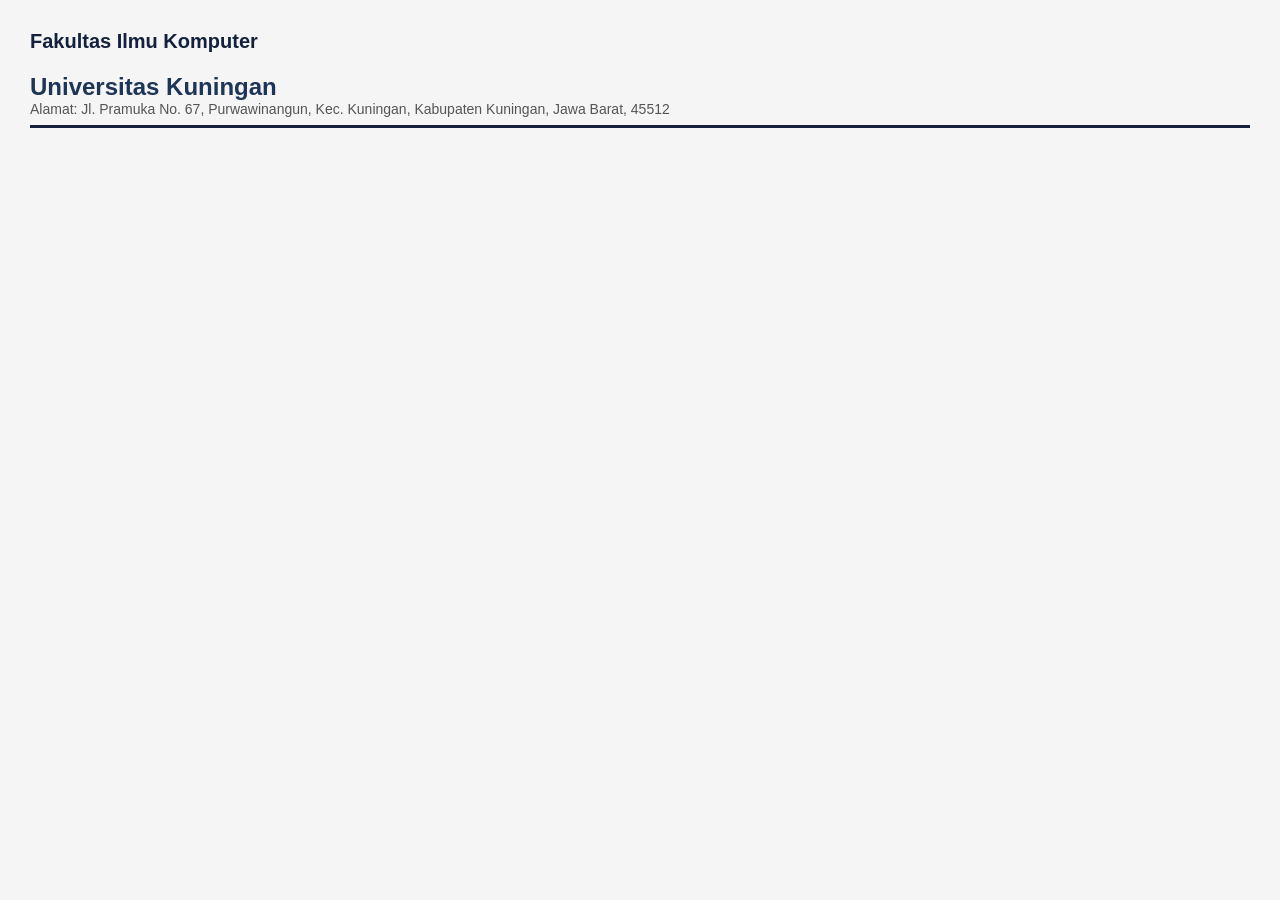
<file: Akademik/Praktikum/Praktikum_Web_Desain_1/Latihan_01_01.html>
<!DOCTYPE html>
<html lang="id">
<head>
    <meta charset="UTF-8">
    <meta name="viewport" content="width=device-width, initial-scale=1.0">
    <title>Latihan 01</title>

    <style>
        body {
            font-family: Arial, sans-serif;
            margin: 30px;
            background-color: #f5f5f5;
        }

        p {
            font-size: 20px;
            font-weight: bold;
            color: #14213d;
        }

        .universitas {
            font-size: 24px;
            color: #1d3557;
            font-weight: bold;
        }

        .alamat {
            font-size: 14px;
            color: #555;
        }

        hr {
            border: none;
            height: 3px;
            background-color: #14213d;
        }
    </style>
</head>

<body>
    <p>Fakultas Ilmu Komputer</p>

    <div class="universitas">Universitas Kuningan</div>

    <div class="alamat">
        Alamat: Jl. Pramuka No. 67, Purwawinangun,
        Kec. Kuningan, Kabupaten Kuningan, Jawa Barat, 45512
    </div>

    <hr>
</body>
</html>
</file>
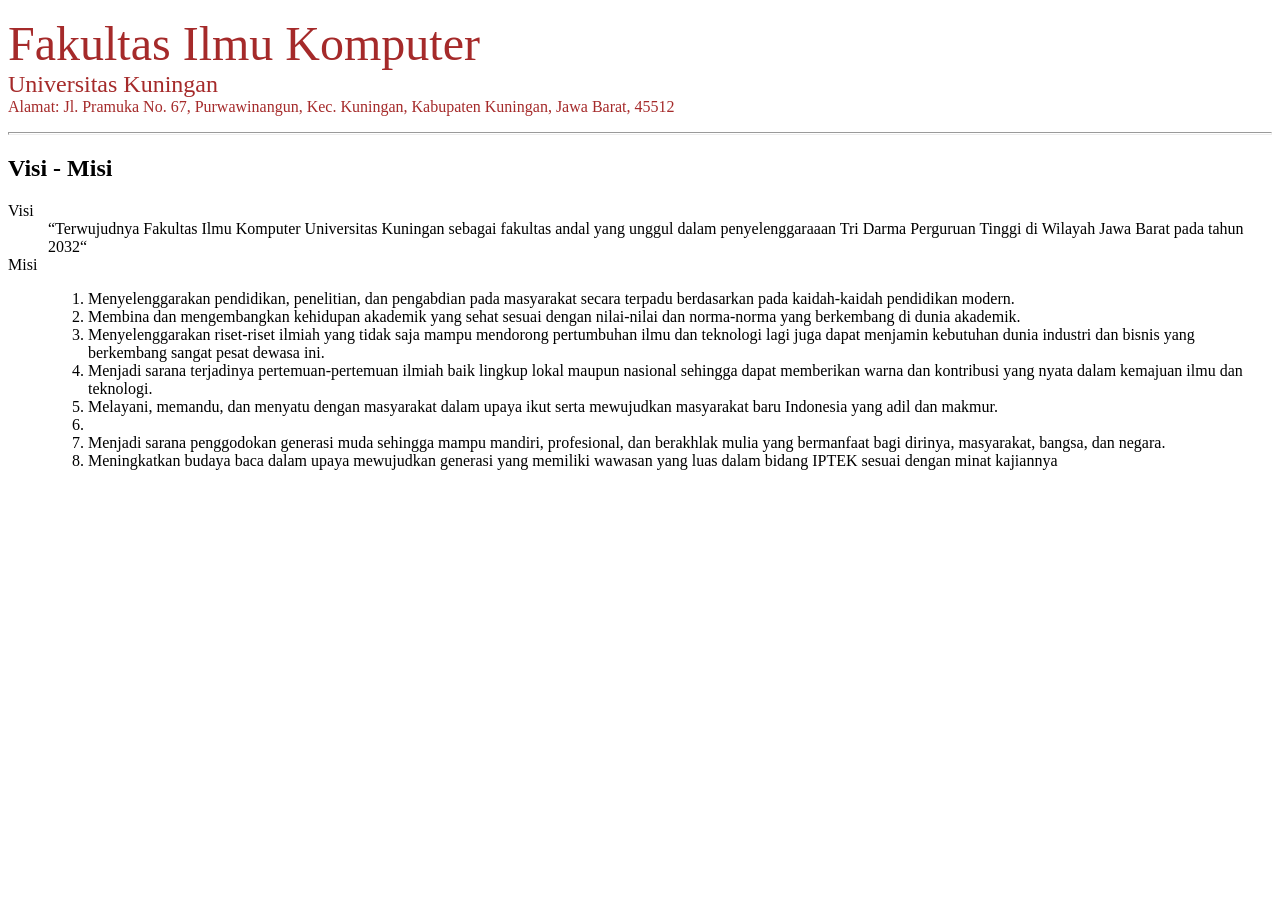
<file: Akademik/Praktikum/Praktikum_Web_Desain_1/Latihan_01_02.html>
<!DOCTYPE html>
<html lang="en">
    <head>
        <meta charset="UTF-8">
        <meta name="viewport" content="width=device-width, initial-scale=1.0">
        <title>Latihan 01</title>
    </head>
    <body>
        <p style="color: brown;"> <font size="7">Fakultas Ilmu Komputer</font> <br>
        <font size="5">Universitas Kuningan</font> <br>
        <font size="3">
            Alamat: Jl. Pramuka No. 67, Purwawinangun,
            Kec. Kuningan, Kabupaten Kuningan, Jawa Barat, 45512</font>
        <hr size="3">

          <div>
        <article>
            <h1>Visi - Misi</h1>

            <dl>
            <dt>Visi</dt>
            <dd>
                “Terwujudnya Fakultas Ilmu Komputer Universitas Kuningan
                sebagai fakultas andal yang unggul dalam penyelenggaraaan
                Tri Darma Perguruan Tinggi di Wilayah Jawa Barat pada tahun 2032“
            </dd>
            <dt>Misi</dt>
            <dd>
                <ol type="1">
                    <li>
                        Menyelenggarakan pendidikan, penelitian, dan pengabdian pada masyarakat
                        secara terpadu berdasarkan pada kaidah-kaidah pendidikan modern.
                    </li>
                    <li>
                        Membina dan mengembangkan kehidupan akademik yang sehat
                        sesuai dengan nilai-nilai dan norma-norma yang berkembang di dunia akademik.
                    </li>                    </li>
                    <li>
                        Menyelenggarakan riset-riset ilmiah yang tidak saja mampu mendorong pertumbuhan
                        ilmu dan teknologi lagi juga dapat menjamin kebutuhan dunia industri dan bisnis
                        yang berkembang sangat pesat dewasa ini.
                    </li>
                    <li>
                        Menjadi sarana terjadinya pertemuan-pertemuan ilmiah baik lingkup lokal maupun nasional
                        sehingga dapat memberikan warna dan kontribusi yang nyata dalam kemajuan ilmu dan teknologi.
                    </li>
                    <li>
                        Melayani, memandu, dan menyatu dengan masyarakat dalam upaya ikut serta mewujudkan masyarakat
                        baru Indonesia yang adil dan makmur.
                    </li>
                    <li>
                        <li>
                        Menjadi sarana penggodokan generasi muda sehingga mampu mandiri, profesional,
                        dan berakhlak mulia yang bermanfaat bagi dirinya, masyarakat, bangsa, dan negara.
                    </li>
                    <li>Meningkatkan budaya baca dalam upaya mewujudkan generasi yang memiliki wawasan yang luas
                        dalam bidang IPTEK sesuai dengan minat kajiannya
                    </li>
                </ol>
            </dd>
            </dl>
        </article>
    </div>
</main>
                </ol>
            </dd>
        </dl>
    </article>
</div>
</main>
    </body>
</html>
</file>
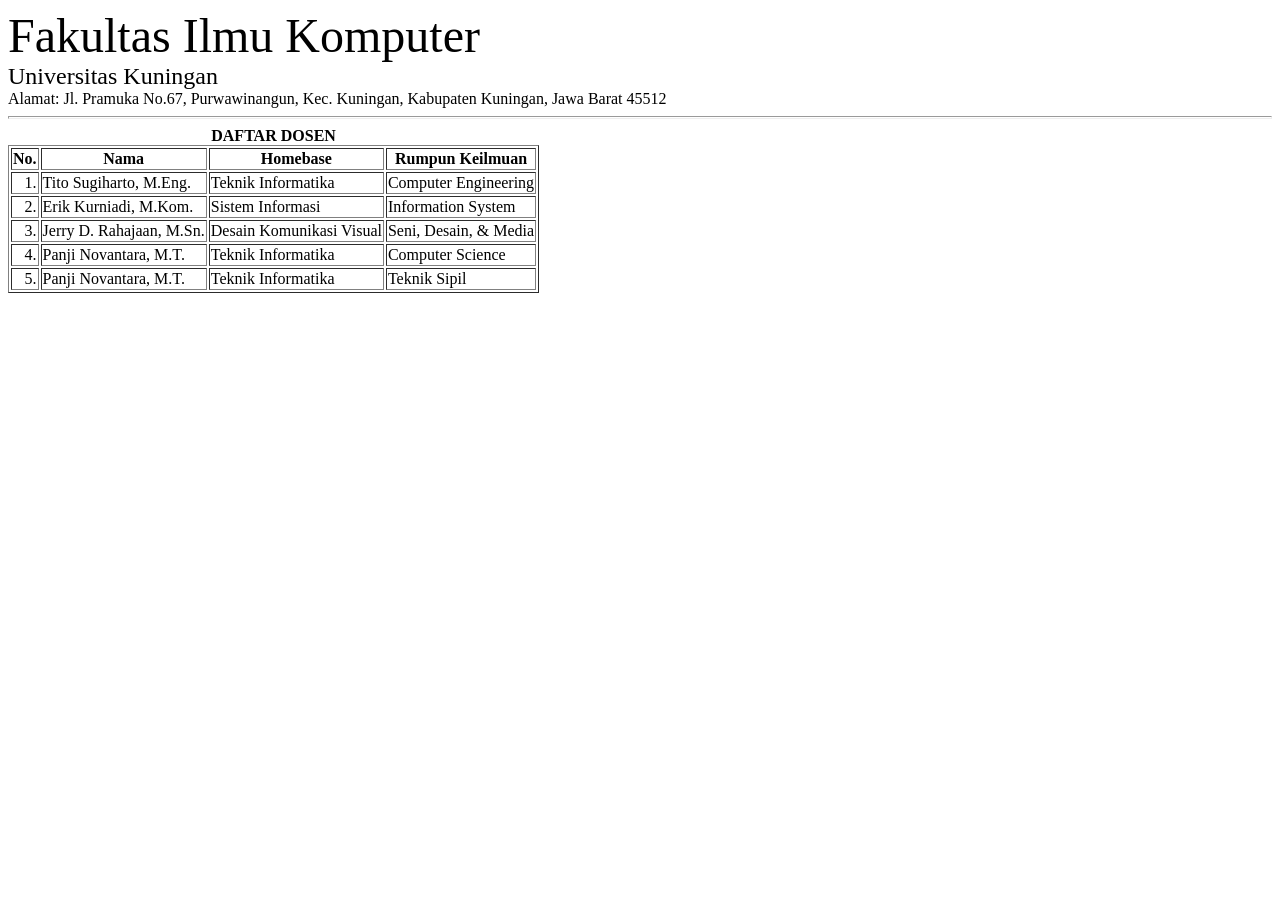
<file: Akademik/Praktikum/Praktikum_Web_Desain_1/Latihan_01_04.html>
<!DOCTYPE html>
<html lang="en">
<head>
    <meta charset="UTF-8">
    <meta name="viewport" content="width=device-width, initial-scale=1.0">
    <title>Latihan 04</title>
</head>
<body>
    <font size="7">Fakultas Ilmu Komputer</font> <br>
    <font size="5">Universitas Kuningan</font> <br>
    <font size="3">
        Alamat: Jl. Pramuka No.67, Purwawinangun,
        Kec. Kuningan, Kabupaten Kuningan, Jawa Barat 45512</font>
    <hr size="3">
    <table border="1">
        <caption><strong>DAFTAR DOSEN</strong></caption>
        <tr>
            <th>No. </th>
            <th>Nama</th>
            <th>Homebase</th>
            <th>Rumpun Keilmuan</th>
        </tr>
        <tr>
            <td align="right">1.</td>
            <td>Tito Sugiharto, M.Eng.</td>
            <td>Teknik Informatika</td>
            <td>Computer Engineering</td>
        </tr>
        <tr>
            <td align="right">2.</td>
            <td>Erik Kurniadi, M.Kom.</td>
            <td>Sistem Informasi</td>
            <td>Information System</td>
        </tr>
        <tr>
            <td align="right">3.</td>
            <td>Jerry D. Rahajaan, M.Sn. </td>
            <td>Desain Komunikasi Visual</td>
            <td>Seni, Desain, & Media</td>
        </tr>
        <tr>
            <td align="right">4.</td>
            <td>Panji Novantara, M.T.</td>
            <td>Teknik Informatika</td>
            <td>Computer Science</td>
        </tr>
        <tr>
            <td align="right">5.</td>
            <td>Panji Novantara, M.T.</td>
            <td>Teknik Informatika</td>
            <td>Teknik Sipil</td>
        </tr>
    </table>
</body>
</html>
</file>
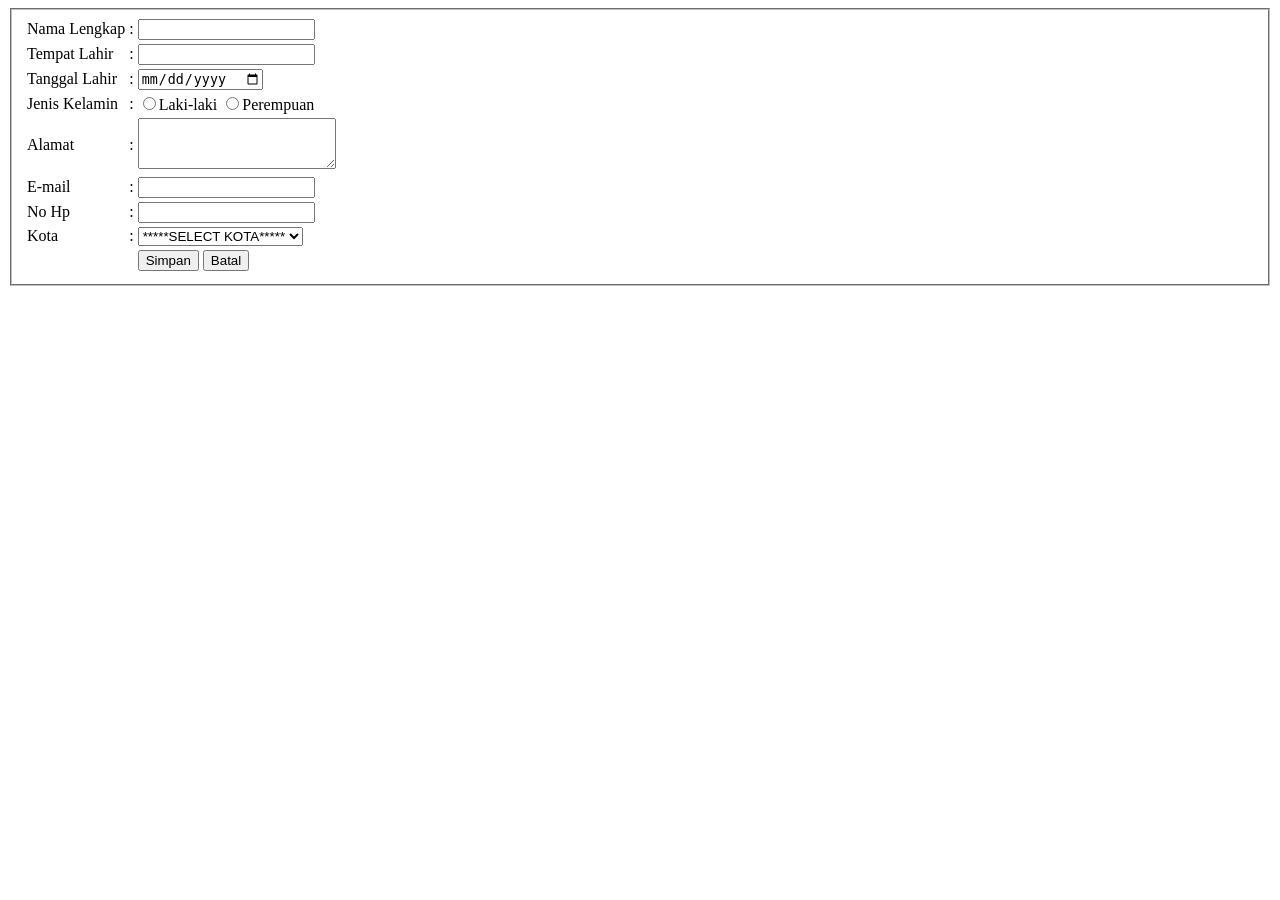
<file: Akademik/Praktikum/Praktikum_Web_Desain_1/Latihan_01_05.html>
<!DOCTYPE html>
<html lang="en">
<head>
    <meta charset="UTF-8">
    <meta name="viewport" content="width=device-width, initial-scale=1.0">
    <title>Latihan 5</title>
</head>
<body>
    <form action="">
        <fieldset>
            <table>
                <tr>
                    <td>Nama Lengkap</td>
                    <td>:</td>
                    <td><input type="text"></td>
                </tr>
                <tr>
                    <td>Tempat Lahir</td>
                    <td>:</td>
                    <td><input type="text"></td>
                </tr>
                <tr>
                    <td>Tanggal Lahir</td>
                    <td>:</td>
                    <td><input type="Date"></td>
                </tr>
                <tr>
                    <td>Jenis Kelamin</td>
                    <td>:</td>
                    <td>
                        <input type="radio" name="jenis_kelamin" value="laki-laki"/>Laki-laki
                        <input type="radio" name="jenis_kelamin" value="perempuan"/>Perempuan
                    </td>
                </tr>
                <tr>
                    <td>Alamat</td>
                    <td>:</td>
                    <td><textarea cols="22" rows="3"></textarea></td>
                </tr>
                <tr>
                    <td>E-mail</td>
                    <td>:</td>
                    <td><input type="email"></td>
                </tr>
                <tr>
                    <td>No Hp</td>
                    <td>:</td>
                    <td><input type="number"></td>
                </tr>
                <tr>
                    <td>Kota</td>
                    <td>:</td>
                    <td>
                        <select>
                            <option>*****SELECT KOTA*****</option>
                            <option>Bogor</option>
                            <option>Jakarta</option>
                            <option>Bekasi</option>
                            <option>Tangerang</option>
                            <option>Depok</option>
                            <option>Cikarang</option>
                            <option>Banten</option>
                        </select>
                    </td>
                </tr>
                <tr>
                    <td>&nbsp;</td>
                    <td>&nbsp;</td>
                    <td>
                        <input type="submit" name="submit" value="Simpan"/>
                        <input type="reset" name="reset" value="Batal" />
                    </td>
                </tr>
            </table>
        </fieldset>
    </form>
</body>
</html>
</file>
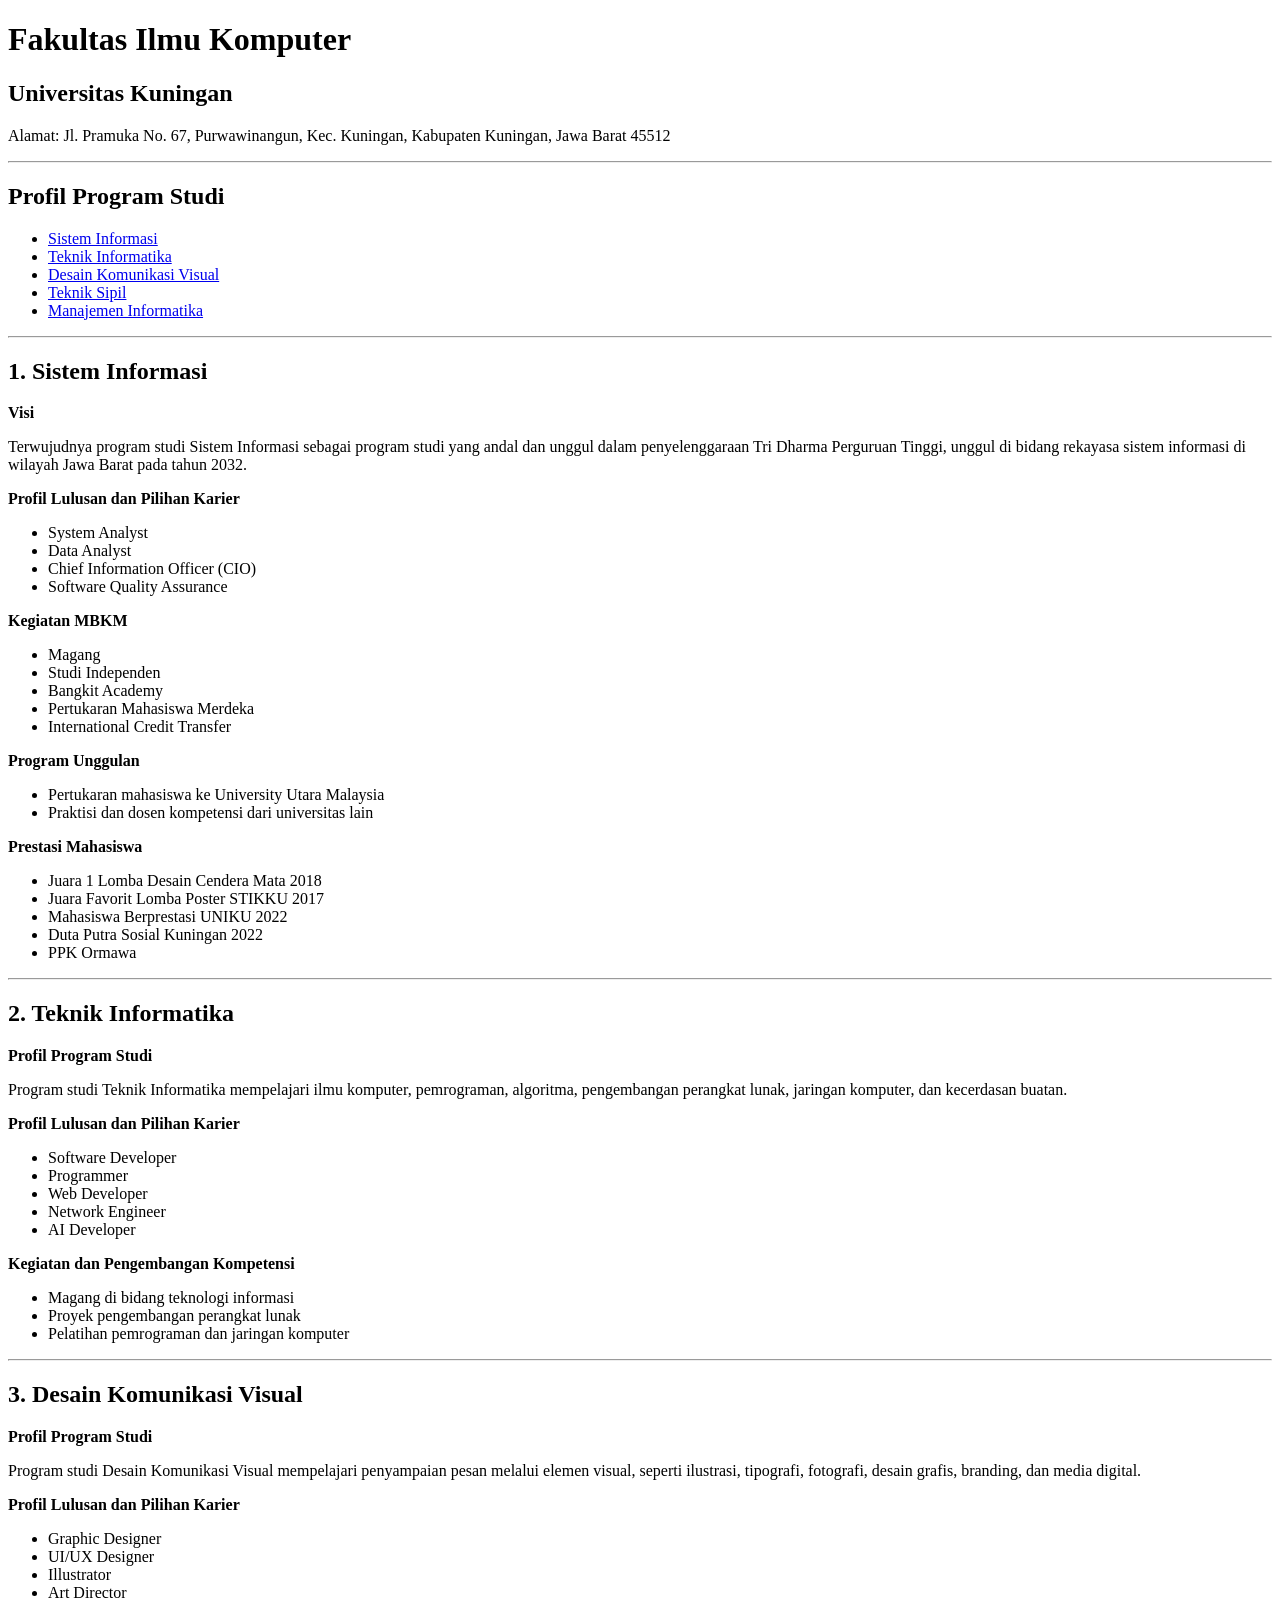
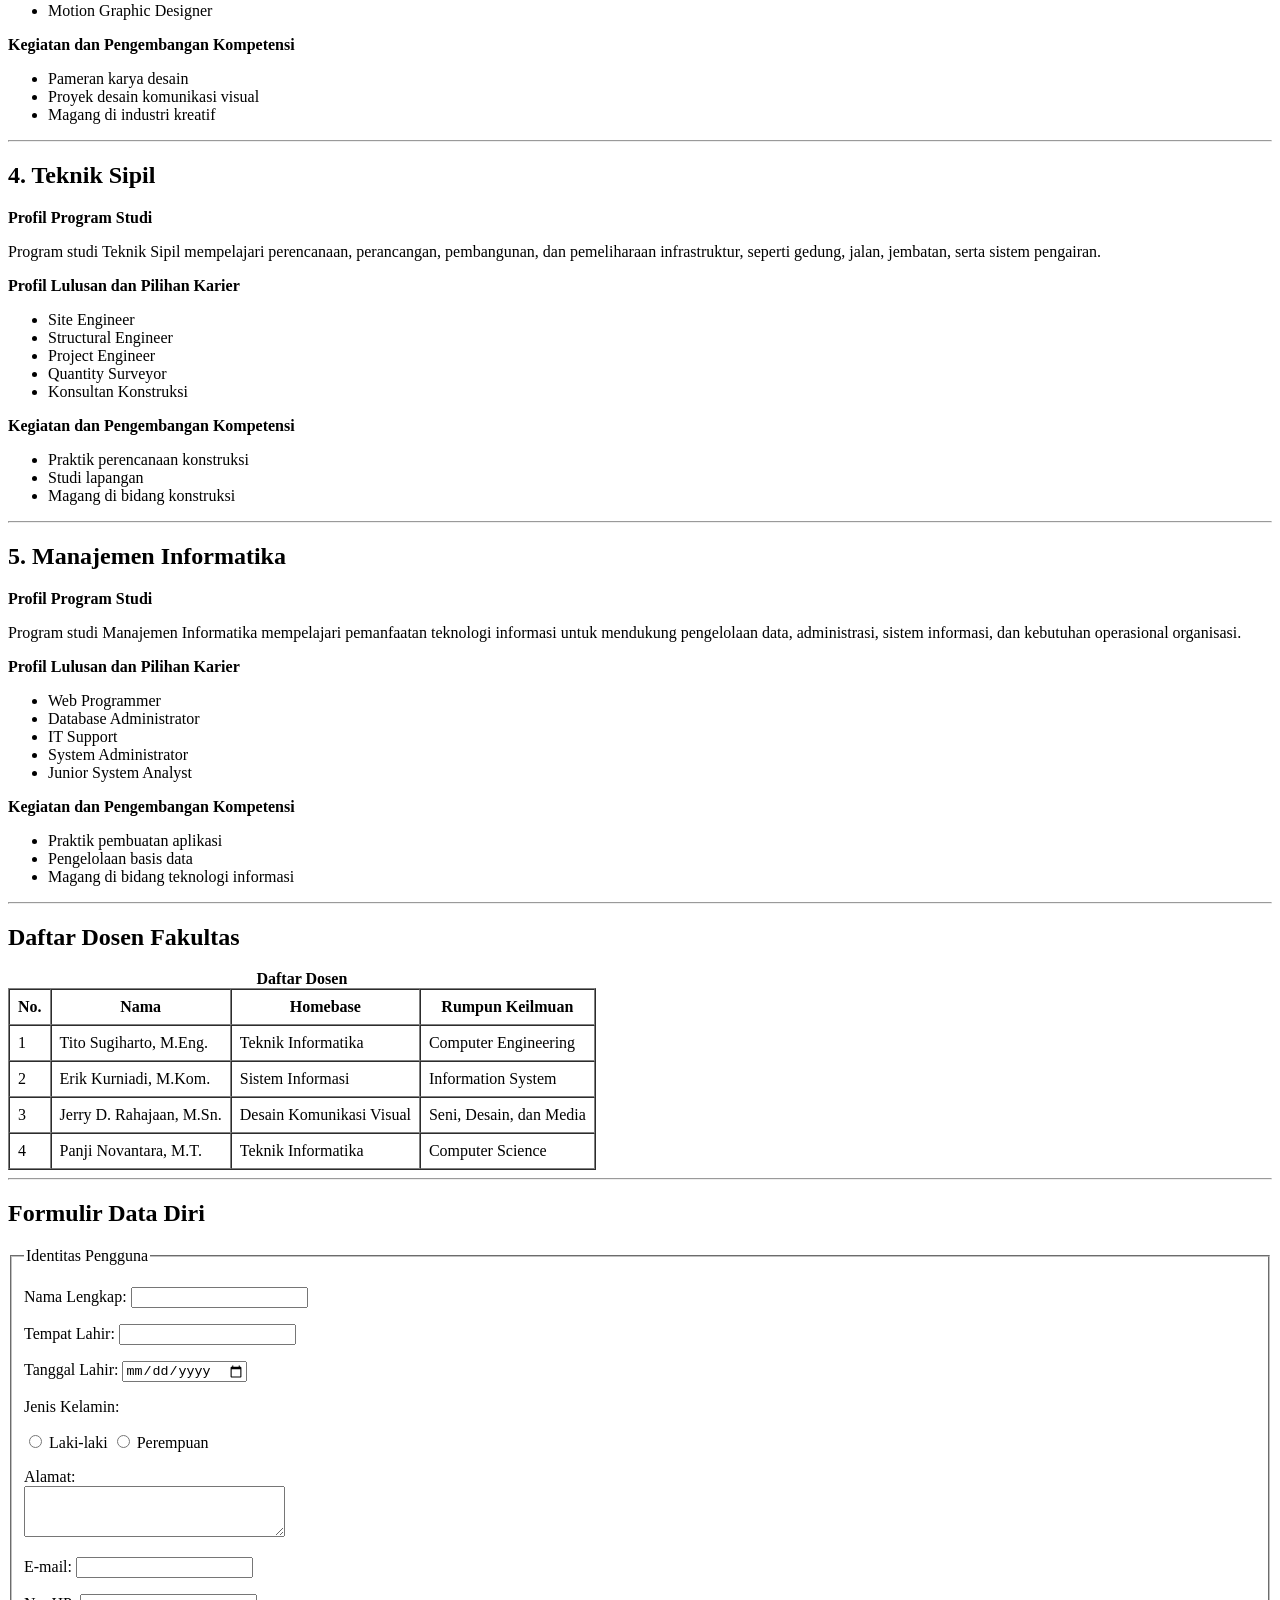
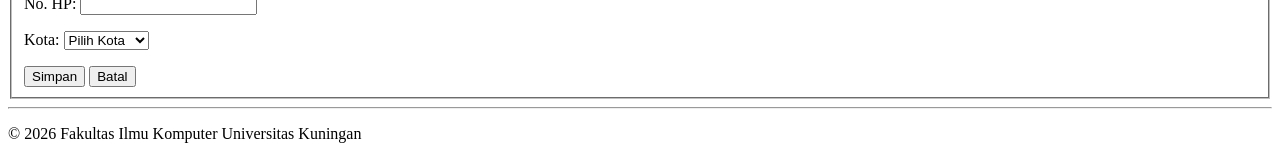
<file: Akademik/Praktikum/Praktikum_Web_Desain_1/Post_Test_01.html>
<!DOCTYPE html>
<html lang="id">
<head>
    <meta charset="UTF-8">
    <meta name="viewport" content="width=device-width, initial-scale=1.0">
    <title>Profil Fakultas Ilmu Komputer UNIKU</title>
</head>
<body>

    <!-- IDENTITAS FAKULTAS -->
    <header>
        <h1>Fakultas Ilmu Komputer</h1>
        <h2>Universitas Kuningan</h2>
        <p>
            Alamat: Jl. Pramuka No. 67, Purwawinangun,
            Kec. Kuningan, Kabupaten Kuningan, Jawa Barat 45512
        </p>
        <hr>
    </header>

    <!-- DAFTAR PROGRAM STUDI -->
    <main>
        <h2>Profil Program Studi</h2>

        <nav>
            <ul>
                <li><a href="#si">Sistem Informasi</a></li>
                <li><a href="#ti">Teknik Informatika</a></li>
                <li><a href="#dkv">Desain Komunikasi Visual</a></li>
                <li><a href="#sipil">Teknik Sipil</a></li>
                <li><a href="#mi">Manajemen Informatika</a></li>
            </ul>
        </nav>

        <hr>

        <!-- SISTEM INFORMASI -->
        <article id="si">
            <h2>1. Sistem Informasi</h2>
            <p><b>Visi</b></p>
            <p>
                Terwujudnya program studi Sistem Informasi sebagai
                program studi yang andal dan unggul dalam penyelenggaraan
                Tri Dharma Perguruan Tinggi, unggul di bidang rekayasa
                sistem informasi di wilayah Jawa Barat pada tahun 2032.
            </p>

            <p><b>Profil Lulusan dan Pilihan Karier</b></p>
            <ul>
                <li>System Analyst</li>
                <li>Data Analyst</li>
                <li>Chief Information Officer (CIO)</li>
                <li>Software Quality Assurance</li>
            </ul>

            <p><b>Kegiatan MBKM</b></p>
            <ul>
                <li>Magang</li>
                <li>Studi Independen</li>
                <li>Bangkit Academy</li>
                <li>Pertukaran Mahasiswa Merdeka</li>
                <li>International Credit Transfer</li>
            </ul>

            <p><b>Program Unggulan</b></p>
            <ul>
                <li>Pertukaran mahasiswa ke University Utara Malaysia</li>
                <li>Praktisi dan dosen kompetensi dari universitas lain</li>
            </ul>

            <p><b>Prestasi Mahasiswa</b></p>
            <ul>
                <li>Juara 1 Lomba Desain Cendera Mata 2018</li>
                <li>Juara Favorit Lomba Poster STIKKU 2017</li>
                <li>Mahasiswa Berprestasi UNIKU 2022</li>
                <li>Duta Putra Sosial Kuningan 2022</li>
                <li>PPK Ormawa</li>
            </ul>
        </article>

        <hr>

        <!-- TEKNIK INFORMATIKA -->
        <article id="ti">
            <h2>2. Teknik Informatika</h2>
            <p><b>Profil Program Studi</b></p>
            <p>
                Program studi Teknik Informatika mempelajari ilmu
                komputer, pemrograman, algoritma, pengembangan perangkat
                lunak, jaringan komputer, dan kecerdasan buatan.
            </p>

            <p><b>Profil Lulusan dan Pilihan Karier</b></p>
            <ul>
                <li>Software Developer</li>
                <li>Programmer</li>
                <li>Web Developer</li>
                <li>Network Engineer</li>
                <li>AI Developer</li>
            </ul>

            <p><b>Kegiatan dan Pengembangan Kompetensi</b></p>
            <ul>
                <li>Magang di bidang teknologi informasi</li>
                <li>Proyek pengembangan perangkat lunak</li>
                <li>Pelatihan pemrograman dan jaringan komputer</li>
            </ul>
        </article>

        <hr>

        <!-- DESAIN KOMUNIKASI VISUAL -->
        <article id="dkv">
            <h2>3. Desain Komunikasi Visual</h2>
            <p><b>Profil Program Studi</b></p>
            <p>
                Program studi Desain Komunikasi Visual mempelajari
                penyampaian pesan melalui elemen visual, seperti
                ilustrasi, tipografi, fotografi, desain grafis,
                branding, dan media digital.
            </p>

            <p><b>Profil Lulusan dan Pilihan Karier</b></p>
            <ul>
                <li>Graphic Designer</li>
                <li>UI/UX Designer</li>
                <li>Illustrator</li>
                <li>Art Director</li>
                <li>Motion Graphic Designer</li>
            </ul>

            <p><b>Kegiatan dan Pengembangan Kompetensi</b></p>
            <ul>
                <li>Pameran karya desain</li>
                <li>Proyek desain komunikasi visual</li>
                <li>Magang di industri kreatif</li>
            </ul>
        </article>

        <hr>

        <!-- TEKNIK SIPIL -->
        <article id="sipil">
            <h2>4. Teknik Sipil</h2>
            <p><b>Profil Program Studi</b></p>
            <p>
                Program studi Teknik Sipil mempelajari perencanaan,
                perancangan, pembangunan, dan pemeliharaan infrastruktur,
                seperti gedung, jalan, jembatan, serta sistem pengairan.
            </p>

            <p><b>Profil Lulusan dan Pilihan Karier</b></p>
            <ul>
                <li>Site Engineer</li>
                <li>Structural Engineer</li>
                <li>Project Engineer</li>
                <li>Quantity Surveyor</li>
                <li>Konsultan Konstruksi</li>
            </ul>

            <p><b>Kegiatan dan Pengembangan Kompetensi</b></p>
            <ul>
                <li>Praktik perencanaan konstruksi</li>
                <li>Studi lapangan</li>
                <li>Magang di bidang konstruksi</li>
            </ul>
        </article>

        <hr>

        <!-- MANAJEMEN INFORMATIKA -->
        <article id="mi">
            <h2>5. Manajemen Informatika</h2>
            <p><b>Profil Program Studi</b></p>
            <p>
                Program studi Manajemen Informatika mempelajari
                pemanfaatan teknologi informasi untuk mendukung
                pengelolaan data, administrasi, sistem informasi,
                dan kebutuhan operasional organisasi.
            </p>

            <p><b>Profil Lulusan dan Pilihan Karier</b></p>
            <ul>
                <li>Web Programmer</li>
                <li>Database Administrator</li>
                <li>IT Support</li>
                <li>System Administrator</li>
                <li>Junior System Analyst</li>
            </ul>

            <p><b>Kegiatan dan Pengembangan Kompetensi</b></p>
            <ul>
                <li>Praktik pembuatan aplikasi</li>
                <li>Pengelolaan basis data</li>
                <li>Magang di bidang teknologi informasi</li>
            </ul>
        </article>

        <hr>

        <!-- DAFTAR DOSEN -->
        <section>
            <h2>Daftar Dosen Fakultas</h2>
            <table border="1" cellpadding="8" cellspacing="0">
                <caption><b>Daftar Dosen</b></caption>
                <tr>
                    <th>No.</th>
                    <th>Nama</th>
                    <th>Homebase</th>
                    <th>Rumpun Keilmuan</th>
                </tr>
                <tr>
                    <td>1</td>
                    <td>Tito Sugiharto, M.Eng.</td>
                    <td>Teknik Informatika</td>
                    <td>Computer Engineering</td>
                </tr>
                <tr>
                    <td>2</td>
                    <td>Erik Kurniadi, M.Kom.</td>
                    <td>Sistem Informasi</td>
                    <td>Information System</td>
                </tr>
                <tr>
                    <td>3</td>
                    <td>Jerry D. Rahajaan, M.Sn.</td>
                    <td>Desain Komunikasi Visual</td>
                    <td>Seni, Desain, dan Media</td>
                </tr>
                <tr>
                    <td>4</td>
                    <td>Panji Novantara, M.T.</td>
                    <td>Teknik Informatika</td>
                    <td>Computer Science</td>
                </tr>
            </table>
        </section>

        <hr>

        <!-- FORMULIR DATA DIRI -->
        <section>
            <h2>Formulir Data Diri</h2>

            <form action="#" method="post">
                <fieldset>
                    <legend>Identitas Pengguna</legend>

                    <p>
                        <label>Nama Lengkap:
                            <input type="text" name="nama" required>
                        </label>
                    </p>

                    <p>
                        <label>Tempat Lahir:
                            <input type="text" name="tempat_lahir">
                        </label>
                    </p>

                    <p>
                        <label>Tanggal Lahir:
                            <input type="date" name="tanggal_lahir">
                        </label>
                    </p>

                    <p>Jenis Kelamin:</p>
                    <label>
                        <input type="radio" name="jenis_kelamin"
                               value="Laki-laki">
                        Laki-laki
                    </label>

                    <label>
                        <input type="radio" name="jenis_kelamin"
                               value="Perempuan">
                        Perempuan
                    </label>

                    <p>
                        <label>Alamat:<br>
                            <textarea name="alamat"
                                      rows="3" cols="30"></textarea>
                        </label>
                    </p>

                    <p>
                        <label>E-mail:
                            <input type="email" name="email">
                        </label>
                    </p>

                    <p>
                        <label>No. HP:
                            <input type="tel" name="no_hp">
                        </label>
                    </p>

                    <p>
                        <label>Kota:
                            <select name="kota">
                                <option value="">Pilih Kota</option>
                                <option>Bogor</option>
                                <option>Jakarta</option>
                                <option>Bekasi</option>
                                <option>Tangerang</option>
                                <option>Depok</option>
                                <option>Cikarang</option>
                                <option>Kuningan</option>
                            </select>
                        </label>
                    </p>

                    <input type="submit" value="Simpan">
                    <input type="reset" value="Batal">
                </fieldset>
            </form>
        </section>
    </main>

    <hr>

    <footer>
        <p>&copy; 2026 Fakultas Ilmu Komputer Universitas Kuningan</p>
    </footer>

</body>
</html>
</file>
<file: style.css>
/* ===== Pengaturan umum ===== */
body {
  font-family: Arial, sans-serif;
  color: #222;
  background-color: white;
  margin: 0;
  line-height: 1.5;
}

h1, h2, h3 {
  color: #234b3b;
}

a {
  color: #1a5fb4;
}

img {
  max-width: 100%;
}

/* Pembungkus isi biar rapi di tengah */
.wadah {
  width: 90%;
  max-width: 900px;
  margin: 0 auto;
  padding: 20px 0;
}

/* ===== Header dan menu ===== */
header {
  background-color: #234b3b;
  padding: 15px 0;
}

header .wadah {
  padding: 0;
}

header a {
  color: white;
  margin-right: 15px;
  text-decoration: none;
}

header a:hover {
  text-decoration: underline;
}

.logo {
  font-weight: bold;
  font-size: 20px;
}

/* ===== Tabel ===== */
table {
  border-collapse: collapse;
  width: 100%;
}

th, td {
  border: 1px solid #999;
  padding: 6px;
  text-align: left;
}

th {
  background-color: #e6efe8;
}

/* ===== Foto profil ===== */
.foto-profil {
  width: 200px;
  border: 3px solid #234b3b;
}

/* ===== Kartu anggota keluarga ===== */
.kartu {
  display: inline-block;
  width: 250px;
  border: 1px solid #999;
  padding: 10px;
  margin: 10px 5px;
  vertical-align: top;
}

.kartu img {
  width: 100%;
  height: 200px;
  object-fit: cover;
}

/* ===== Galeri ===== */
.galeri img {
  width: 250px;
  height: 180px;
  object-fit: cover;
  margin: 5px;
  border: 1px solid #999;
}

/* ===== Tombol kembali ===== */
.kembali {
  display: inline-block;
  background-color: #234b3b;
  color: white;
  padding: 8px 15px;
  text-decoration: none;
}

.kembali:hover {
  background-color: #183a2c;
}

/* ===== Footer ===== */
footer {
  background-color: #eeeeee;
  text-align: center;
  padding: 15px 0;
  margin-top: 30px;
  font-size: 14px;
}
</file>
<file: biodata_profile_helmi/biodata_profile/style.css>
@import url('https://fonts.googleapis.com/css2?family=DM+Sans:wght@400;500;600;700&family=Manrope:wght@400;500;600;700;800&display=swap');

:root {
  --ink: #17251f;
  --muted: #68766f;
  --paper: #f7f8f4;
  --white: #fff;
  --green: #b9d7c3;
  --deep: #234b3b;
  --line: #e3e9e2;
  --accent: #e6a66d;
}
* { box-sizing: border-box; }
html { scroll-behavior: smooth; scroll-padding-top: 90px; }
body { margin: 0; background: var(--paper); color: var(--ink); font-family: 'DM Sans', sans-serif; line-height: 1.6; }
a { color: inherit; text-decoration: none; }
.container { width: min(1120px, calc(100% - 48px)); margin-inline: auto; }
.site-header { position: sticky; top: 0; z-index: 10; background: rgba(247,248,244,.9); backdrop-filter: blur(16px); border-bottom: 1px solid rgba(227,233,226,.8); }
.navbar { height: 76px; display: flex; align-items: center; justify-content: space-between; }
.brand { display: inline-flex; align-items: center; gap: 9px; font: 800 20px 'Manrope', sans-serif; letter-spacing: -1px; }
.brand-mark { width: 30px; height: 30px; display: grid; place-items: center; background: var(--deep); color: white; border-radius: 9px; font-size: 15px; }
.brand-dot { color: #79a98b; margin-left: -9px; }
.nav-links { display: flex; gap: 34px; color: #5d6c63; font-size: 13px; font-weight: 600; }
.nav-links a:hover, .text-link:hover { color: var(--deep); }
.menu-toggle { display: none; border: 0; background: none; font-size: 24px; color: var(--ink); }
.hero { background: #edf2eb; position: relative; overflow: hidden; padding: 82px 0 28px; }
.hero-grid { display: grid; grid-template-columns: 1.08fr .92fr; align-items: center; min-height: 490px; gap: 40px; }
.eyebrow { color: #76917f; font-size: 10px; font-weight: 700; letter-spacing: 2px; margin: 0 0 16px; }
h1, h2, h3, p { margin-top: 0; }
h1, h2, h3 { font-family: 'Manrope', sans-serif; letter-spacing: -1.8px; }
h1 { font-size: clamp(48px, 6vw, 76px); line-height: 1.08; margin-bottom: 22px; }
h1 span, h2 span { color: #709b7e; }
.hero-description { max-width: 510px; color: #627169; font-size: 15px; line-height: 1.9; }
.hero-actions { display: flex; align-items: center; gap: 25px; margin-top: 30px; }
.button { display: inline-flex; align-items: center; gap: 24px; padding: 13px 19px; border-radius: 7px; font-size: 12px; font-weight: 700; }
.button-primary { background: var(--deep); color: white; }
.button-primary:hover { background: #183a2c; }
.text-link { font-size: 12px; font-weight: 700; }
.hero-meta { display: flex; gap: 44px; margin-top: 54px; }
.hero-meta div { display: flex; flex-direction: column; gap: 3px; }
.hero-meta strong { font: 800 18px 'Manrope'; }
.hero-meta span { color: var(--muted); font-size: 10px; }
.hero-visual { min-height: 430px; position: relative; display: grid; place-items: center; }
.profile-frame { width: min(330px, 78%); aspect-ratio: .86; border-radius: 48% 48% 14px 14px; overflow: hidden; position: relative; z-index: 1; background: #d6e5d9; box-shadow: 22px 24px 0 #dce8dd; }
.profile-frame img { width: 100%; height: 100%; object-fit: cover; }
.visual-orbit { position: absolute; border: 1px solid #c6d8ca; border-radius: 50%; }
.orbit-one { width: 410px; height: 410px; }
.orbit-two { width: 490px; height: 490px; border-style: dashed; opacity: .7; }
.floating-note { position: absolute; z-index: 2; background: white; padding: 11px 15px; border-radius: 8px; box-shadow: 0 10px 30px #304a3a12; font-size: 11px; font-weight: 700; }
.note-top { top: 64px; left: 0; }
.note-bottom { bottom: 54px; right: 0; }
.note-icon { color: #d79b5f; margin-right: 8px; font-size: 15px; }
.status-dot { display: inline-block; width: 7px; height: 7px; border-radius: 50%; background: #76a985; margin-right: 8px; }
.visual-index { position: absolute; bottom: 5px; left: 4px; color: #8a9c90; font-size: 9px; letter-spacing: 2px; }
.hero-bottom { display: flex; align-items: center; gap: 15px; color: #829287; font-size: 9px; letter-spacing: 1.5px; margin-top: 38px; }
.scroll-line { height: 1px; width: 55px; background: #aabdaf; }
.section { padding-top: 112px; padding-bottom: 112px; }
.section-heading { display: flex; align-items: end; justify-content: space-between; gap: 35px; margin-bottom: 45px; }
.section-heading h2 { font-size: clamp(34px, 4vw, 47px); line-height: 1.15; margin: 0; }
.section-intro { max-width: 370px; color: var(--muted); font-size: 13px; line-height: 1.8; margin: 0 0 3px; }
.profile-content { display: grid; grid-template-columns: .85fr 1.15fr; gap: 65px; align-items: stretch; }
.profile-quote { background: #eaf0e9; border-radius: 10px; padding: 30px 34px; min-height: 220px; display: flex; flex-direction: column; justify-content: center; }
.quote-mark { font: 700 54px Georgia; color: #91b49a; height: 43px; }
.profile-quote p { font: 600 19px/1.55 'Manrope'; letter-spacing: -.5px; max-width: 340px; }
.quote-credit { color: #83958a; font-size: 9px; letter-spacing: 2px; }
.biodata-grid { display: grid; grid-template-columns: 1fr 1fr; align-content: center; gap: 0 30px; }
.bio-item { padding: 17px 0; border-bottom: 1px solid var(--line); display: flex; flex-direction: column; gap: 5px; }
.bio-item span { color: #87938b; font-size: 11px; }
.bio-item strong { font-size: 13px; }
.family-section, .schedule-section { background: #edf2eb; }
.family-banner { background: #234b3b; border-radius: 12px; min-height: 245px; display: flex; align-items: center; gap: 45px; padding: 30px 8%; color: white; overflow: hidden; }
.family-banner img { width: 210px; height: 180px; object-fit: contain; }
.family-banner .eyebrow { color: #b6d0bd; }
.family-banner h3 { font-size: 34px; margin-bottom: 10px; }
.family-banner h3 em { color: #c5dfcb; font-style: normal; }
.family-banner p:last-child { max-width: 410px; color: #d1dfd4; font-size: 12px; margin: 0; }
.family-grid { display: grid; grid-template-columns: repeat(3, 1fr); gap: 18px; margin-top: 22px; }
.family-card { display: flex; align-items: center; gap: 17px; background: white; padding: 23px 20px; border-radius: 9px; }
.family-avatar { flex: 0 0 52px; height: 52px; border-radius: 50%; display: grid; place-items: center; background: #e6eee6; color: #52765e; font: 700 20px 'Manrope'; }
.family-card span { font-size: 9px; letter-spacing: 1.5px; color: #8a9b8e; }
.family-card h3 { font-size: 16px; margin: 2px 0 3px; letter-spacing: -.4px; }
.family-card p { color: var(--muted); font-size: 10px; margin: 0; }
.edit-hint { color: #8a978e; font-size: 10px; margin: 15px 0 0; }
.archive-grid { display: grid; grid-template-columns: repeat(3, 1fr); gap: 18px; }
.archive-card { min-height: 310px; background: white; border: 1px solid var(--line); border-radius: 10px; padding: 24px; display: flex; flex-direction: column; justify-content: space-between; transition: transform .2s, box-shadow .2s; }
.archive-card:hover { transform: translateY(-5px); box-shadow: 0 16px 35px #233d2b0d; }
.archive-feature { background: #eaf0e9; border-color: #eaf0e9; }
.archive-top { display: flex; align-items: center; justify-content: space-between; }
.archive-number { color: #91a398; font: 600 12px 'Manrope'; }
.archive-icon { width: 42px; height: 42px; display: grid; place-items: center; border-radius: 50%; background: #edf3ed; color: #52765e; font-size: 19px; }
.archive-card .eyebrow { margin-bottom: 8px; }
.archive-card h3 { font-size: 23px; margin-bottom: 8px; }
.archive-card p:not(.eyebrow) { color: var(--muted); font-size: 12px; line-height: 1.8; }
.archive-card > a { display: flex; justify-content: space-between; border-top: 1px solid var(--line); padding-top: 15px; font-size: 11px; font-weight: 700; }
.schedule-wrap { overflow-x: auto; background: white; border-radius: 10px; padding: 8px 25px; }
.schedule-table { width: 100%; border-collapse: collapse; min-width: 600px; text-align: left; }
.schedule-table th { color: #8b9a8f; font-size: 10px; letter-spacing: 1px; font-weight: 700; padding: 17px 12px; }
.schedule-table td { padding: 17px 12px; border-top: 1px solid var(--line); font-size: 12px; }
.schedule-table td:nth-child(2), .schedule-table td:last-child { color: var(--muted); }
.day-pill { background: #edf3ed; color: #52765e; padding: 6px 10px; border-radius: 5px; font-size: 10px; font-weight: 700; }
.contact-section { padding-top: 100px; padding-bottom: 100px; }
.contact-card { background: #e7eee6; border-radius: 12px; padding: 55px 7%; display: flex; justify-content: space-between; align-items: end; gap: 40px; }
.contact-card h2 { font-size: clamp(35px, 4vw, 48px); line-height: 1.12; margin-bottom: 15px; }
.contact-card > div:first-child > p:last-child { color: var(--muted); font-size: 12px; margin: 0; }
.contact-links { width: min(290px, 40%); }
.contact-links a { display: flex; justify-content: space-between; padding: 13px 0; border-bottom: 1px solid #cfdccf; font-size: 12px; font-weight: 700; }
.footer { border-top: 1px solid var(--line); }
.footer-inner { min-height: 80px; display: flex; justify-content: space-between; align-items: center; gap: 20px; }
.footer-inner > span { color: #87938b; font-size: 10px; }
.footer .brand { font-size: 16px; }
.footer .brand-mark { width: 25px; height: 25px; font-size: 12px; }

@media (max-width: 760px) {
  .container { width: min(100% - 36px, 560px); }
  .navbar { height: 66px; }
  .menu-toggle { display: block; cursor: pointer; }
  .nav-links { display: none; position: absolute; top: 65px; left: 0; right: 0; padding: 20px 24px; background: var(--paper); border-bottom: 1px solid var(--line); flex-direction: column; gap: 18px; }
  .nav-links.is-open { display: flex; }
  .hero { padding-top: 55px; }
  .hero-grid { grid-template-columns: 1fr; gap: 5px; }
  h1 { font-size: 55px; }
  .hero-visual { min-height: 360px; }
  .profile-frame { width: 245px; }
  .orbit-one { width: 310px; height: 310px; }
  .orbit-two { width: 350px; height: 350px; }
  .note-top { left: 4px; top: 45px; }
  .note-bottom { right: 0; bottom: 30px; }
  .hero-meta { margin-top: 35px; gap: 30px; }
  .section { padding-top: 75px; padding-bottom: 75px; }
  .section-heading { display: block; margin-bottom: 30px; }
  .section-intro { margin-top: 15px; }
  .profile-content { grid-template-columns: 1fr; gap: 25px; }
  .biodata-grid { gap: 0 20px; }
  .family-banner { padding: 25px; gap: 18px; }
  .family-banner img { width: 115px; height: 130px; }
  .family-banner h3 { font-size: 25px; }
  .family-grid, .archive-grid { grid-template-columns: 1fr; }
  .family-card { padding: 17px; }
  .archive-card { min-height: 260px; }
  .contact-card { padding: 35px 25px; display: block; }
  .contact-links { width: 100%; margin-top: 30px; }
  .footer-inner { padding: 20px 0; flex-wrap: wrap; }
}
@media (max-width: 420px) {
  h1 { font-size: 46px; }
  .hero-actions { gap: 15px; }
  .hero-meta { gap: 22px; }
  .family-banner img { width: 90px; }
  .family-banner { gap: 12px; }
  .family-banner h3 { font-size: 21px; }
  .biodata-grid { grid-template-columns: 1fr; }
}
</file>
<file: biodata_profile_helmi/biodata_profile/stylekeluarga.css>
@import url('https://fonts.googleapis.com/css2?family=DM+Sans:wght@400;500;600;700&family=Playfair+Display:ital,wght@0,500;0,600;0,700;1,500;1,600&display=swap');

:root {
  --ink: #252b27;
  --muted: #747b73;
  --paper: #faf9f5;
  --cream: #f0eee5;
  --green: #526b58;
  --green-dark: #344b3b;
  --line: #dedfd6;
  --accent: #c28b58;
}
* { box-sizing: border-box; }
html { scroll-behavior: smooth; scroll-padding-top: 90px; }
body { margin: 0; color: var(--ink); background: var(--paper); font-family: 'DM Sans', sans-serif; line-height: 1.7; }
a { color: inherit; text-decoration: none; }
img { display: block; width: 100%; object-fit: cover; }
.container { width: min(1120px, calc(100% - 48px)); margin-inline: auto; }
.site-header { position: sticky; top: 0; z-index: 20; background: rgba(250,249,245,.94); backdrop-filter: blur(14px); border-bottom: 1px solid rgba(222,223,214,.8); }
.navbar { min-height: 76px; display: flex; align-items: center; justify-content: space-between; }
.brand { display: inline-flex; align-items: center; gap: 9px; font-size: 19px; font-weight: 700; letter-spacing: -.8px; }
.brand-mark { display: grid; place-items: center; width: 31px; height: 31px; color: white; background: var(--green); border-radius: 9px; font-family: 'Playfair Display', serif; }
.brand-dot { color: var(--accent); margin-left: -9px; }
.nav-links { display: flex; align-items: center; gap: 34px; color: #60675f; font-size: 13px; font-weight: 600; }
.nav-links a:hover, .text-link:hover { color: var(--green); }
.menu-toggle { display: none; border: 0; background: none; font-size: 25px; color: var(--ink); }
.hero { min-height: 650px; position: relative; overflow: hidden; background: var(--cream); padding: 78px 0 34px; }
.hero-grid { display: grid; grid-template-columns: 1.05fr .95fr; align-items: center; gap: 70px; }
.eyebrow { color: var(--green); font-size: 10px; letter-spacing: 2px; font-weight: 700; margin: 0 0 17px; }
.hero h1 { font: 600 clamp(48px, 6vw, 76px)/1.08 'Playfair Display', serif; letter-spacing: -2.5px; margin: 0 0 23px; }
.hero h1 span, h2 span, .contact-card h2 span { color: var(--green); font-style: italic; }
.hero-description { max-width: 510px; color: var(--muted); font-size: 14px; line-height: 1.9; }
.hero-actions { display: flex; align-items: center; gap: 25px; margin-top: 30px; }
.button { display: inline-flex; align-items: center; gap: 22px; padding: 13px 19px; border-radius: 4px; font-size: 12px; font-weight: 700; }
.button-primary { color: white; background: var(--green); }
.button-primary:hover { background: var(--green-dark); }
.text-link { font-size: 12px; font-weight: 700; border-bottom: 1px solid #9da69a; padding-bottom: 4px; }
.hero-meta { display: flex; gap: 42px; margin-top: 55px; }
.hero-meta div { display: flex; flex-direction: column; }
.hero-meta strong { font: 600 24px 'Playfair Display', serif; }
.hero-meta span { color: var(--muted); font-size: 10px; }
.hero-visual { min-height: 430px; position: relative; display: grid; place-items: center; }
.hero-photo { position: relative; z-index: 2; width: min(360px, 78%); height: 390px; overflow: hidden; border-radius: 180px 180px 8px 8px; box-shadow: 0 24px 60px #344b3b20; }
.hero-photo img { height: 100%; }
.visual-orbit { position: absolute; border: 1px solid #aab6a6; border-radius: 50%; }
.orbit-one { width: 430px; height: 430px; }
.orbit-two { width: 490px; height: 490px; border-color: #d1c7b5; }
.floating-note { position: absolute; z-index: 3; background: white; box-shadow: 0 8px 30px #26372b12; padding: 11px 16px; font-size: 11px; font-weight: 600; border-radius: 3px; }
.note-top { top: 70px; left: 0; }.note-top span { color: var(--accent); margin-right: 7px; font-size: 17px; }
.note-bottom { right: 0; bottom: 65px; }.status-dot { display: inline-block; width: 7px; height: 7px; background: #78936f; border-radius: 50%; margin-right: 8px; }
.visual-index { position: absolute; right: 0; top: 50%; writing-mode: vertical-rl; font-size: 9px; letter-spacing: 2px; color: var(--muted); }
.hero-bottom { display: flex; align-items: center; gap: 15px; margin-top: 55px; color: var(--muted); font-size: 9px; letter-spacing: 1.5px; }
.scroll-line { height: 1px; width: 70px; background: #aab1a5; }
.section { padding-top: 105px; padding-bottom: 105px; }
.section-heading { display: flex; justify-content: space-between; align-items: end; gap: 35px; margin-bottom: 42px; }
.section-heading h2 { margin: 0; font: 600 clamp(34px, 4vw, 48px)/1.15 'Playfair Display', serif; letter-spacing: -1px; }
.section-intro { max-width: 330px; color: var(--muted); font-size: 13px; margin: 0 0 5px; }
.about-grid { display: grid; grid-template-columns: .85fr 1.15fr; gap: 70px; }
.profile-quote { min-height: 290px; padding: 34px; background: var(--green-dark); color: white; display: flex; flex-direction: column; justify-content: center; }
.quote-mark { color: #d6b58d; font: 70px 'Playfair Display', serif; height: 55px; }
.profile-quote p { font: italic 25px/1.5 'Playfair Display', serif; margin: 10px 0 25px; }
.quote-credit { font-size: 9px; letter-spacing: 2px; color: #d8dfd5; }
.about-copy { color: var(--muted); font-size: 13px; }
.about-copy strong { color: var(--ink); }
.values { display: grid; grid-template-columns: repeat(3, 1fr); gap: 16px; margin-top: 30px; padding-top: 24px; border-top: 1px solid var(--line); }
.values div { display: flex; flex-direction: column; }
.values span { color: var(--accent); font-size: 10px; margin-bottom: 8px; }
.values strong { font-size: 12px; }
.values small { color: var(--muted); font-size: 10px; line-height: 1.5; margin-top: 5px; }
.family-section, .gallery-section { background: #f0f1eb; }
.member-grid { display: grid; grid-template-columns: repeat(3, 1fr); gap: 20px; }
.member-card { background: white; border: 1px solid #e8e9e1; }
.member-card img { height: 235px; background: #e5e7df; }
.member-info { padding: 20px; }
.member-info span { color: var(--green); font-size: 9px; letter-spacing: 1.4px; font-weight: 700; }
.member-info h3 { margin: 7px 0 3px; font: 600 21px 'Playfair Display', serif; }
.member-info p, .member-info small { color: var(--muted); font-size: 11px; margin: 0; }
.member-info small { display: block; margin-top: 8px; }
.tree { padding: 34px; background: white; border: 1px solid var(--line); text-align: center; }
.generation-label { color: var(--green); font-size: 9px; font-weight: 700; letter-spacing: 1.8px; margin: 5px 0 18px; }
.tree-grid { display: grid; gap: 18px; }
.grandparents { grid-template-columns: repeat(2, minmax(0, 1fr)); max-width: 650px; margin: auto; }
.children { grid-template-columns: repeat(4, minmax(0, 1fr)); }
.tree-card { min-height: 90px; display: flex; flex-direction: column; align-items: center; justify-content: center; gap: 5px; padding: 15px; background: #f4f5ef; border: 1px solid #e3e7dc; border-radius: 4px; }
.tree-card strong { font: 600 16px 'Playfair Display', serif; }
.tree-card span { color: var(--accent); font-size: 14px; }
.tree-card small { color: var(--muted); font-size: 10px; }
.tree-connector { height: 28px; width: 1px; background: #aeb8a8; margin: auto; }
.parents { max-width: 350px; min-height: 75px; margin: auto; flex-direction: row; }
.gallery-grid { display: grid; grid-template-columns: 1.3fr 1fr 1fr; gap: 18px; }
.gallery-item { position: relative; margin: 0; min-width: 0; background: white; }
.gallery-item img { height: 260px; }
.gallery-large img { height: 320px; }
.gallery-item figcaption { padding: 14px 16px; display: flex; flex-direction: column; }
.gallery-item figcaption strong { font: 600 15px 'Playfair Display', serif; }
.gallery-item figcaption span { color: var(--muted); font-size: 10px; margin-top: 3px; }
.dreams { display: flex; justify-content: space-between; align-items: center; gap: 35px; padding: 45px 0 0; margin-top: 55px; border-top: 1px solid #d8ddd3; }
.dreams h3 { font: 600 30px/1.2 'Playfair Display', serif; margin: 0; }
.dreams h3 em { color: var(--green); }
.dreams ul { list-style: none; padding: 0; margin: 0; min-width: 43%; }
.dreams li { position: relative; padding: 9px 0 9px 25px; border-bottom: 1px solid #d8ddd3; color: var(--muted); font-size: 12px; }
.dreams li::before { content: '○'; position: absolute; left: 0; color: var(--accent); }
.dreams li.done::before { content: '✓'; color: var(--green); }
.contact-section { padding-top: 90px; padding-bottom: 90px; }
.contact-card { padding: 55px 60px; display: flex; align-items: end; justify-content: space-between; gap: 30px; background: var(--green-dark); color: white; }
.contact-card .eyebrow { color: #c9d5c8; }
.contact-card h2 { margin: 0; font: 600 clamp(35px, 4vw, 48px)/1.15 'Playfair Display', serif; }
.contact-card h2 span { color: #d6b58d; }
.contact-card p:not(.eyebrow) { color: #d5ddd4; font-size: 12px; margin-bottom: 0; }
.button-light { color: var(--green-dark); background: #f5f3e9; white-space: nowrap; }
.footer { border-top: 1px solid var(--line); padding: 23px 0; }
.footer-inner { display: flex; align-items: center; justify-content: space-between; gap: 20px; }
.footer-inner > span { color: var(--muted); font-size: 10px; }
.footer .brand { font-size: 16px; }
.footer .brand-mark { width: 27px; height: 27px; }

@media (max-width: 800px) {
  .hero-grid { gap: 25px; grid-template-columns: 1fr  .8fr; }
  .hero-visual { min-height: 350px; }
  .hero-photo { height: 320px; }
  .orbit-one { width: 350px; height: 350px; }.orbit-two { width: 390px; height: 390px; }
  .note-top { left: -12px; }.note-bottom { right: -10px; }
  .member-grid { grid-template-columns: repeat(2, 1fr); }
  .gallery-grid { grid-template-columns: repeat(2, 1fr); }
  .gallery-large { grid-column: span 2; }.gallery-large img { height: 300px; }
}
@media (max-width: 600px) {
  .container { width: min(100% - 34px, 1120px); }
  .navbar { min-height: 66px; }
  .menu-toggle { display: block; }
  .nav-links { display: none; position: absolute; top: 66px; left: 0; right: 0; padding: 18px 25px 22px; background: var(--paper); border-bottom: 1px solid var(--line); flex-direction: column; align-items: flex-start; gap: 17px; }
  .nav-links.is-open { display: flex; }
  .hero { padding-top: 55px; }
  .hero-grid { grid-template-columns: 1fr; }
  .hero h1 { font-size: 55px; }
  .hero-visual { min-height: 390px; margin-top: 15px; }
  .hero-photo { width: 265px; height: 340px; }
  .orbit-one { width: 330px; height: 330px; }.orbit-two { width: 370px; height: 370px; }
  .note-top { left: 0; top: 55px; }.note-bottom { right: 0; bottom: 45px; }
  .visual-index { right: 2px; }
  .hero-meta { gap: 28px; margin-top: 38px; }
  .hero-bottom { margin-top: 35px; }
  .section { padding-top: 72px; padding-bottom: 72px; }
  .section-heading { display: block; margin-bottom: 30px; }
  .section-intro { margin-top: 14px; }
  .about-grid { grid-template-columns: 1fr; gap: 25px; }
  .profile-quote { min-height: 230px; }
  .values { grid-template-columns: 1fr; gap: 13px; }
  .values div { display: grid; grid-template-columns: 25px 1fr; }
  .values small { grid-column: 2; }
  .member-grid { grid-template-columns: 1fr 1fr; gap: 12px; }
  .member-card img { height: 170px; }
  .member-info { padding: 13px; }.member-info h3 { font-size: 17px; }
  .member-info span { font-size: 8px; }.member-info p, .member-info small { font-size: 10px; }
  .tree { padding: 20px 12px; }
  .grandparents { gap: 9px; }.tree-card { padding: 10px 5px; }.tree-card strong { font-size: 13px; }
  .children { grid-template-columns: repeat(2, 1fr); gap: 9px; }
  .gallery-grid { grid-template-columns: 1fr; }.gallery-large { grid-column: auto; }
  .gallery-item img, .gallery-large img { height: 240px; }
  .dreams { display: block; }.dreams ul { margin-top: 25px; }
  .contact-card { padding: 35px 25px; display: block; }
  .contact-card .button { margin-top: 25px; }
  .footer-inner { flex-wrap: wrap; }.footer-inner > span:nth-child(2) { order: 3; width: 100%; }
}
</file>
